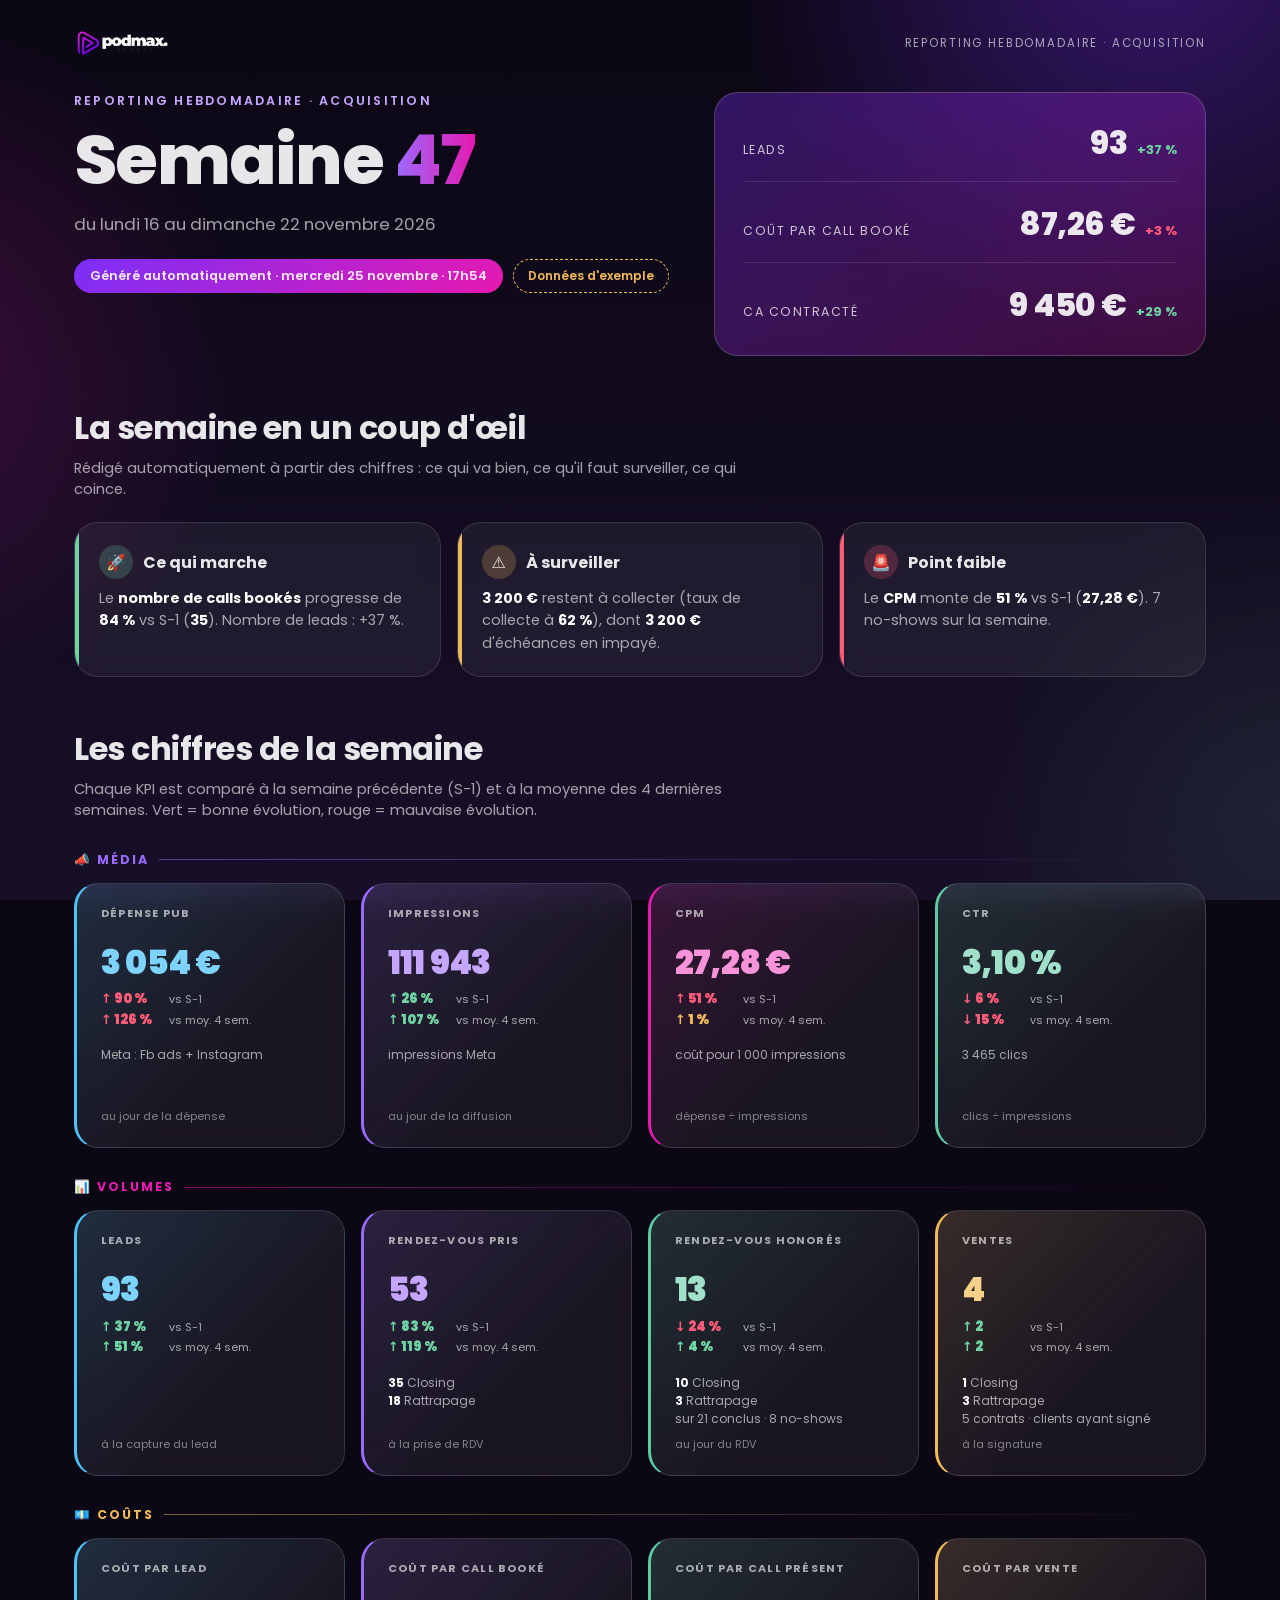
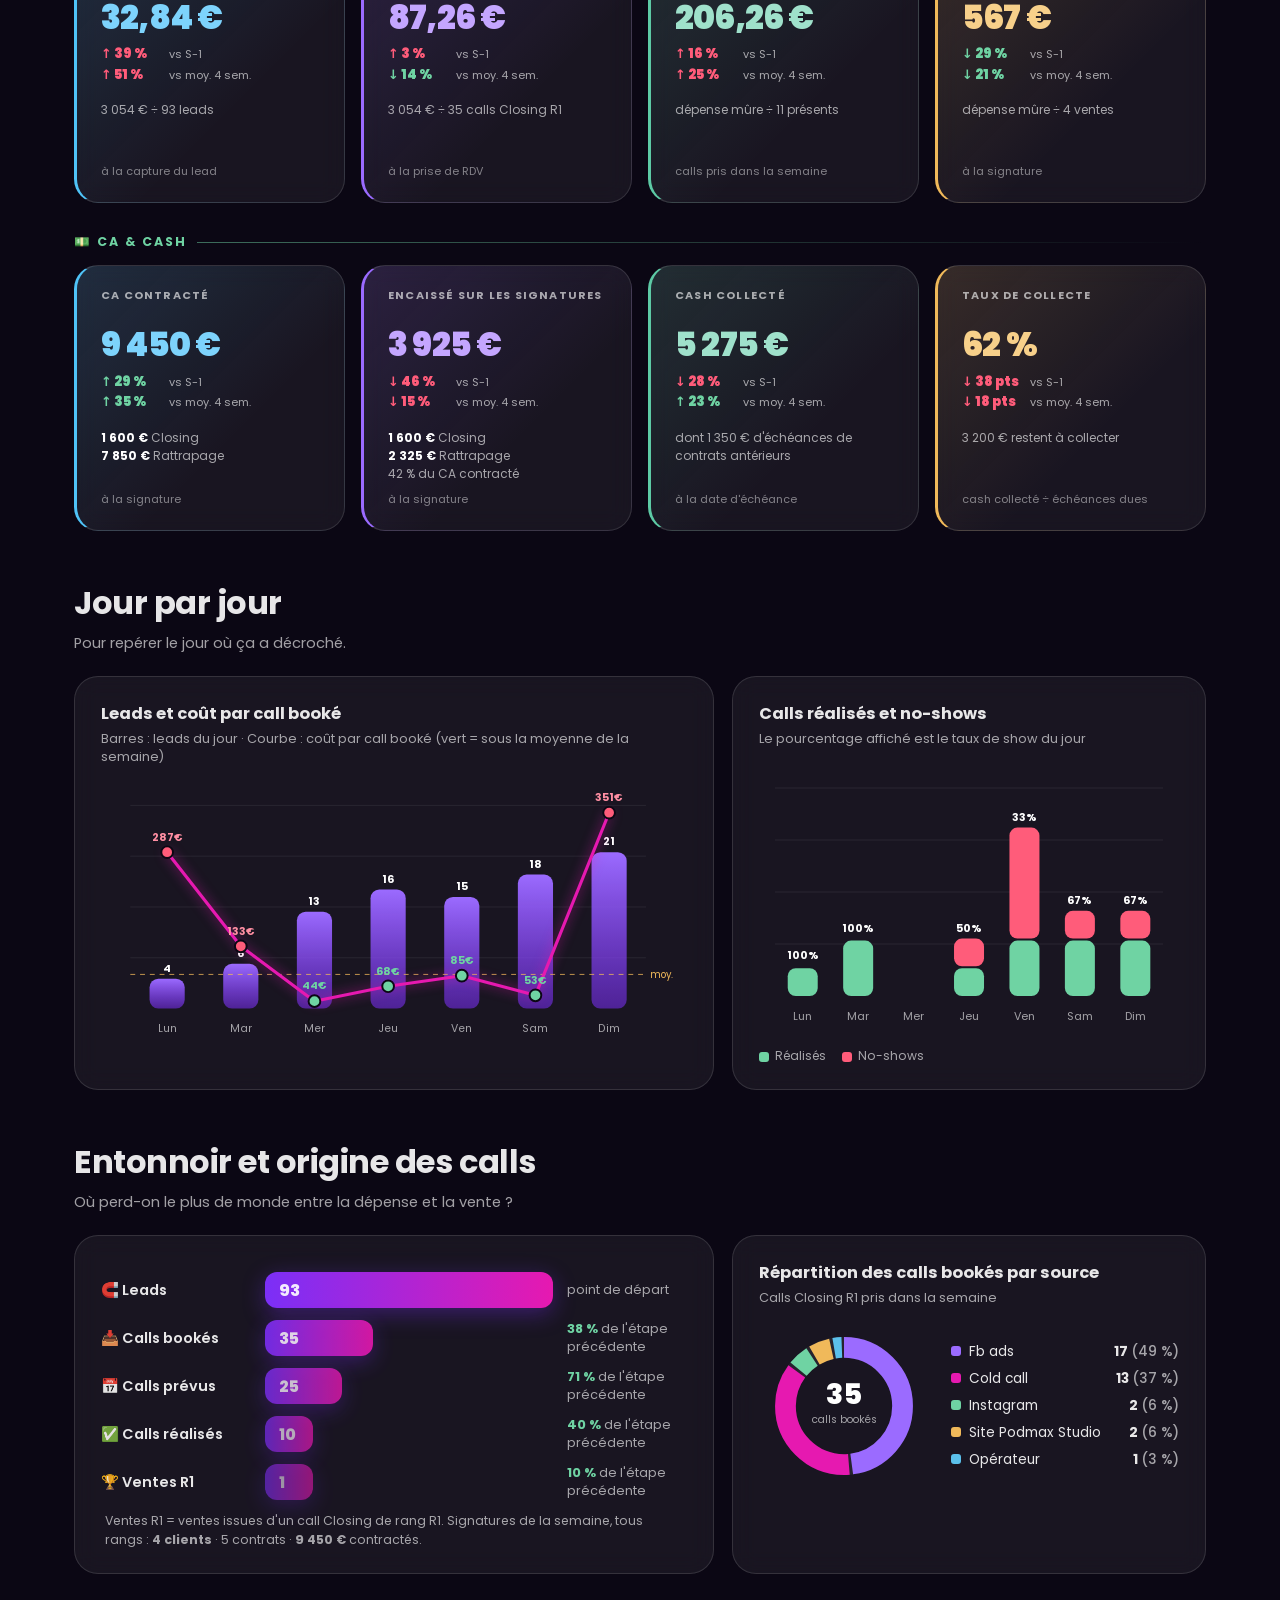
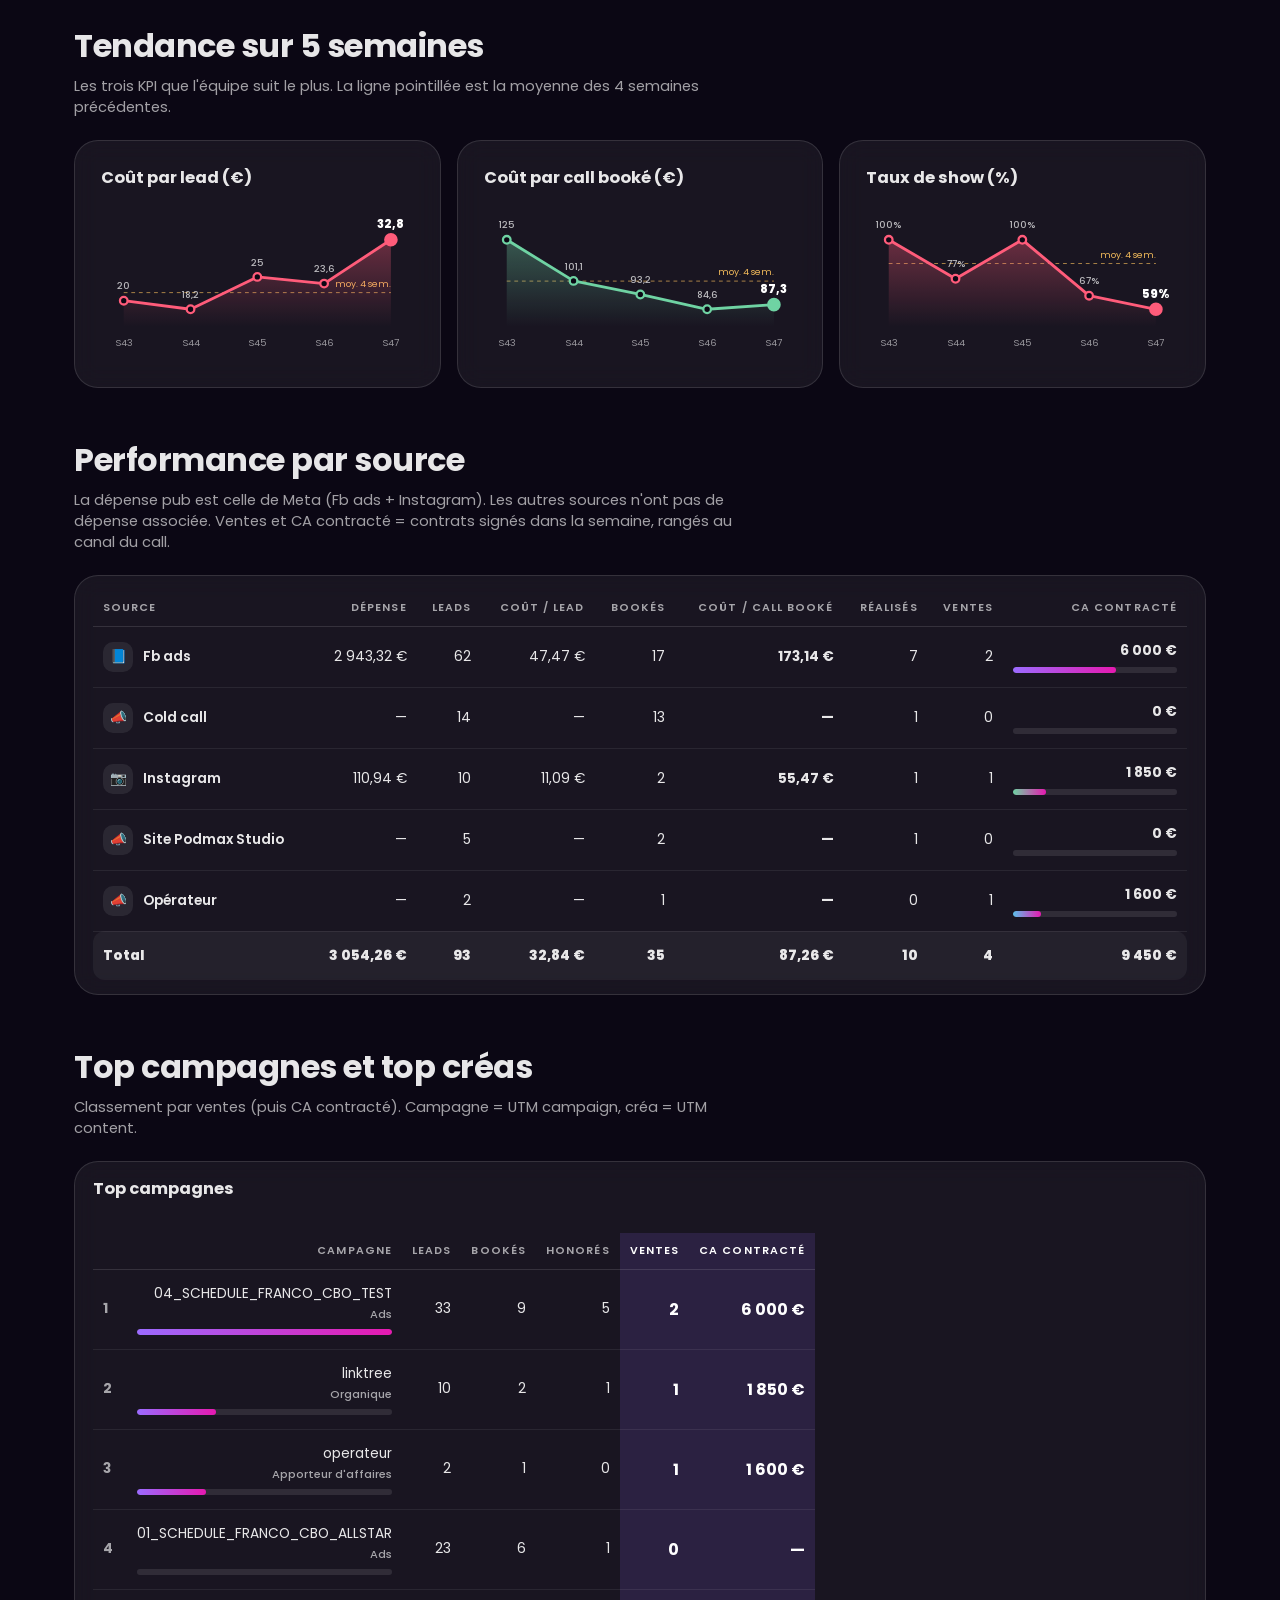
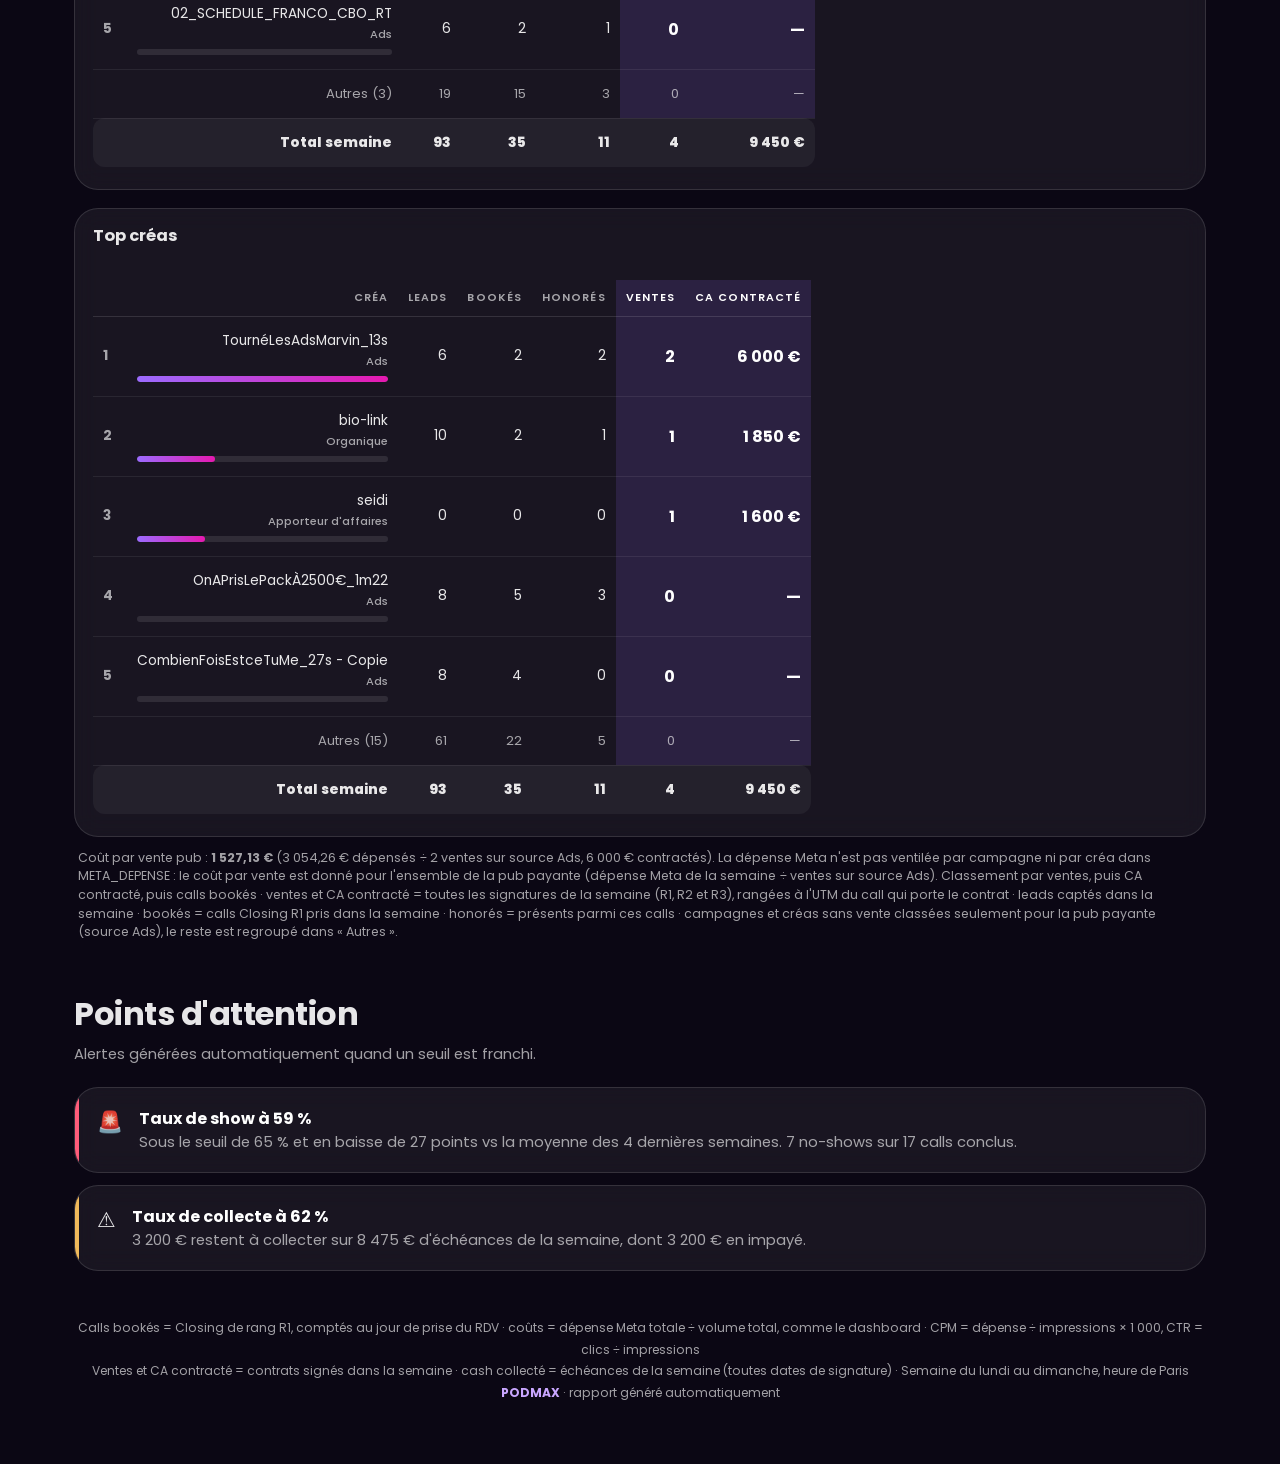
<file: bilans/acquisition.html>
<!doctype html>
<html lang="fr">
<head>
<meta charset="utf-8">
<meta name="viewport" content="width=device-width,initial-scale=1">
<title>PodMax · Reporting hebdo Acquisition</title>
<link rel="preconnect" href="https://fonts.googleapis.com">
<link rel="preconnect" href="https://fonts.gstatic.com" crossorigin>
<link href="https://fonts.googleapis.com/css2?family=Poppins:wght@400;500;600;700;800&display=swap" rel="stylesheet">
<style>
:root{
  --violet:#7B2FF7;--violet2:#9B6BFF;--magenta:#E619B0;--ciel:#C9A6FF;
  --nuit:#0B0714;--nuit2:#170F28;--verre:rgba(255,255,255,.06);--bord:rgba(255,255,255,.12);
  --txt:rgba(255,255,255,.90);--txt2:rgba(255,255,255,.62);--vert:#6FD3A3;--ambre:#F0B95A;--rouge:#FF5C7A;
  --sans:"Poppins",system-ui,-apple-system,"Segoe UI",sans-serif;
}
*{box-sizing:border-box;margin:0;padding:0}
html{-webkit-print-color-adjust:exact;print-color-adjust:exact}
body{background:var(--nuit);color:var(--txt);font-family:var(--sans);min-height:100vh;padding:0 0 60px;font-variant-numeric:tabular-nums}
body::before{content:"";position:fixed;inset:0;z-index:0;pointer-events:none;
  background:
   radial-gradient(55vw 55vw at 90% -8%,rgba(123,47,247,.40),transparent 60%),
   radial-gradient(45vw 45vw at -8% 40%,rgba(230,25,176,.20),transparent 60%),
   radial-gradient(40vw 40vw at 100% 90%,rgba(111,211,163,.10),transparent 60%),
   linear-gradient(180deg,var(--nuit),var(--nuit2));}
.wrap{position:relative;z-index:1;max-width:1180px;margin:0 auto;padding:0 24px}
.top{display:flex;justify-content:space-between;align-items:center;padding:28px 0 8px}
.top img{height:30px;display:block}
.top span{font-size:.72rem;letter-spacing:.16em;text-transform:uppercase;color:var(--txt2)}
.hero{display:grid;grid-template-columns:1.25fr 1fr;gap:26px;align-items:stretch;margin:26px 0 8px}
.kicker{font-size:.78rem;font-weight:600;letter-spacing:.18em;text-transform:uppercase;color:var(--ciel);margin-bottom:14px}
h1{font-size:clamp(2.4rem,5.4vw,4.4rem);line-height:1.03;font-weight:800;letter-spacing:-.025em}
.grad{background:linear-gradient(90deg,var(--violet2),var(--magenta));-webkit-background-clip:text;background-clip:text;color:transparent}
.range{margin-top:16px;font-size:1.05rem;color:var(--txt2)}
.pill{display:inline-block;margin-top:22px;padding:8px 16px;border-radius:999px;background:linear-gradient(135deg,var(--violet),var(--magenta));font-size:.8rem;font-weight:600}
.sample{display:inline-block;margin-left:10px;padding:7px 14px;border-radius:999px;border:1px dashed var(--ambre);color:var(--ambre);font-size:.75rem;font-weight:600}
.glass{background:var(--verre);border:1px solid var(--bord);border-radius:24px;backdrop-filter:blur(12px);-webkit-backdrop-filter:blur(12px)}
.headline{padding:26px 28px;display:flex;flex-direction:column;justify-content:center;gap:18px;background:linear-gradient(145deg,rgba(123,47,247,.35),rgba(230,25,176,.22));border:1px solid rgba(255,255,255,.18)}
.headline .row{display:flex;justify-content:space-between;align-items:baseline;border-bottom:1px solid rgba(255,255,255,.12);padding-bottom:14px}
.headline .row:last-child{border:0;padding-bottom:0}
.headline .l{font-size:.78rem;letter-spacing:.12em;text-transform:uppercase;color:rgba(255,255,255,.75)}
.headline .v{font-size:2rem;font-weight:800;letter-spacing:-.02em}
.headline .c{font-size:.8rem;font-weight:700;margin-left:10px}
h2{font-size:clamp(1.4rem,2.6vw,2rem);font-weight:700;letter-spacing:-.015em;margin:48px 0 6px}
.sub{color:var(--txt2);font-size:.92rem;margin-bottom:22px;max-width:46em}
.ins{display:grid;grid-template-columns:repeat(3,1fr);gap:16px}
.insc{padding:22px 24px;position:relative;overflow:hidden}
.insc::before{content:"";position:absolute;left:0;top:0;bottom:0;width:4px;background:var(--c)}
.insc .t{display:flex;align-items:center;gap:10px;font-weight:700;font-size:1rem;margin-bottom:8px}
.insc .t i{font-style:normal;width:34px;height:34px;border-radius:50%;display:grid;place-items:center;background:color-mix(in srgb,var(--c) 22%,transparent)}
.insc p{font-size:.9rem;color:var(--txt2);line-height:1.55}
.insc p b{color:#fff}
.gt{display:flex;align-items:center;gap:10px;margin:30px 0 14px;font-size:.78rem;font-weight:700;letter-spacing:.16em;text-transform:uppercase;color:var(--c)}
.gt::after{content:"";flex:1;height:1px;background:linear-gradient(90deg,var(--c),transparent);opacity:.5}
.grid{display:grid;grid-template-columns:repeat(auto-fit,minmax(250px,1fr));gap:16px}
.grid.g4{grid-template-columns:repeat(4,1fr)}
.grid.g4 .kv{font-size:1.85rem}
.grid.g4 .ksub{min-height:2.6em}
.mini{display:grid;grid-template-columns:repeat(4,1fr);padding:16px 6px;position:relative;overflow:hidden}
.mini .mi{padding:2px 20px;border-left:1px solid var(--bord)}
.mini .mi:first-child{border-left:0}
.mini .mt{font-size:.72rem;font-weight:600;letter-spacing:.1em;text-transform:uppercase;color:var(--txt2)}
.mini .mv{font-size:1.6rem;font-weight:800;letter-spacing:-.02em;margin:6px 0 2px}
.mini .ms{font-size:.74rem;color:var(--txt2);line-height:1.4;min-height:2.1em;margin-bottom:6px}
.kpi{padding:20px 22px;position:relative;overflow:hidden}
.kpi::before{content:"";position:absolute;top:-40px;right:-40px;width:130px;height:130px;border-radius:50%;background:var(--c);opacity:.16;filter:blur(24px)}
.kpi.star{border:1px solid var(--c);box-shadow:0 0 0 1px color-mix(in srgb,var(--c) 40%,transparent),0 12px 40px color-mix(in srgb,var(--c) 28%,transparent)}
.kt{display:flex;align-items:center;gap:8px;font-size:.74rem;font-weight:600;letter-spacing:.1em;text-transform:uppercase;color:var(--txt2)}
.kv{font-size:2.15rem;font-weight:800;letter-spacing:-.02em;margin:8px 0 4px;display:flex;align-items:center;justify-content:space-between;gap:10px}
.ksub{font-size:.72rem;color:var(--txt2);margin:-2px 0 4px;min-height:1em}
.kd{display:flex;justify-content:space-between;align-items:center;font-size:.78rem;color:var(--txt2);margin-top:6px}
.chip{font-weight:700;font-size:.75rem;border-radius:999px;padding:3px 10px}
.chip.good{background:rgba(111,211,163,.16);color:var(--vert)}
.chip.bad{background:rgba(255,92,122,.16);color:var(--rouge)}
.chip.flat{background:rgba(255,255,255,.08);color:var(--txt2)}
.spark{display:block;margin:2px 0 6px}
.two{display:grid;grid-template-columns:1.35fr 1fr;gap:18px}
.eq{display:grid;grid-template-columns:1fr 1fr;gap:18px}
.panel{padding:24px 26px}
.panel h3{font-size:1.02rem;font-weight:700;margin-bottom:4px}
.panel .hint{font-size:.8rem;color:var(--txt2);margin-bottom:14px}
.legend{display:flex;gap:16px;flex-wrap:wrap;font-size:.76rem;color:var(--txt2);margin-top:8px}
.legend i{display:inline-block;width:10px;height:10px;border-radius:3px;margin-right:6px;vertical-align:middle}
svg text{font-family:var(--sans)}
.funnel .fr{display:grid;grid-template-columns:150px 1fr 120px;gap:14px;align-items:center;margin:12px 0}
.funnel .n{font-size:.9rem;font-weight:600}
.funnel .b{height:36px;border-radius:12px;background:linear-gradient(90deg,var(--violet),var(--magenta));display:flex;align-items:center;padding-left:14px;font-weight:800;box-shadow:0 6px 22px rgba(123,47,247,.35);min-width:48px}
.funnel .cv{font-size:.8rem;color:var(--txt2)}
.funnel .cv b{color:var(--vert);font-weight:700}
.tbl{width:100%;border-collapse:collapse;font-size:.86rem}
.tbl th{font-size:.68rem;letter-spacing:.1em;text-transform:uppercase;color:var(--txt2);font-weight:600;text-align:right;padding:10px 10px;border-bottom:1px solid var(--bord)}
.tbl td{text-align:right;padding:14px 10px;border-bottom:1px solid rgba(255,255,255,.07)}
.tbl th:first-child,.tbl td:first-child{text-align:left}
.tbl .nm{font-weight:600;display:flex;align-items:center;gap:10px}
.tbl .nm i{font-style:normal;width:30px;height:30px;border-radius:10px;display:grid;place-items:center;background:rgba(255,255,255,.08)}
.tbl .cash{min-width:170px}
.note{font-size:.78rem;color:var(--txt2);margin:12px 4px 0;line-height:1.5}
.tbl.top td:first-child{max-width:260px;word-break:break-word}
.tbl .src{font-size:.7rem;color:var(--txt2);font-weight:500;margin-top:2px}
.tbl.top th.key,.tbl.top td.key{color:#fff;background:rgba(155,107,255,.14)}
.tbl.top td.key b{font-size:1rem}
.tbl.top tr.oth td{color:var(--txt2);font-size:.82rem}
.tbl.top td.rk{width:34px;color:var(--txt2);font-weight:700}
.tbl .cash .bar{height:6px;border-radius:6px;background:rgba(255,255,255,.1);margin-top:6px;overflow:hidden}
.tbl .cash .bar span{display:block;height:100%;border-radius:6px;background:linear-gradient(90deg,var(--violet2),var(--magenta))}
.tbl tr.tot td{font-weight:800;border-bottom:0;background:rgba(255,255,255,.05)}
.tbl tr.tot td:first-child{border-radius:12px 0 0 12px}.tbl tr.tot td:last-child{border-radius:0 12px 12px 0}
.al{display:flex;gap:16px;align-items:flex-start;padding:18px 22px;margin-bottom:12px;position:relative;overflow:hidden}
.al::before{content:"";position:absolute;left:0;top:0;bottom:0;width:4px;background:var(--c)}
.al i{font-style:normal;font-size:1.3rem}
.al b{color:#fff}
.al p{font-size:.92rem;color:var(--txt2);line-height:1.55}
.foot{margin-top:46px;font-size:.76rem;color:var(--txt2);line-height:1.8;text-align:center}
.foot b{color:var(--ciel)}
@media (max-width:900px){.grid.g4,.mini{grid-template-columns:repeat(2,1fr)}.grid.g4 .kv{font-size:1.5rem}.mini .mi{border-left:0;padding:8px 14px}.hero,.two,.eq,.ins{grid-template-columns:1fr}.funnel .fr{grid-template-columns:100px 1fr}.funnel .cv{grid-column:1/-1}.tbl{display:block;overflow-x:auto}}
/* Cartes KPI : même schéma que l'onglet Closing / Funnel du dashboard. Chaque ligne = une grille à 5 rangées partagées (subgrid) :
   libellé, chiffre, variations, notes, référence de date -> tous les chiffres, variations et notes sont alignés d'une carte à l'autre. */
.cartes{display:grid;grid-template-columns:repeat(4,minmax(0,1fr));grid-template-rows:repeat(5,auto);column-gap:16px}
.carte{grid-row:1 / span 5;display:grid;grid-template-rows:subgrid;row-gap:0;padding:22px 24px;border-left:3px solid var(--bd);background-image:linear-gradient(135deg,color-mix(in srgb,var(--bd) 14%,transparent),transparent 62%);position:relative}
.carte .lib{font-size:11px;font-weight:700;letter-spacing:.11em;text-transform:uppercase;color:var(--txt2);line-height:1.35;min-height:2.7em}
.carte .chf{font-size:2.05rem;font-weight:900;letter-spacing:-.025em;color:var(--tx);line-height:1.05;margin-top:10px;font-variant-numeric:tabular-nums;white-space:nowrap}
.carte .vr{margin-top:10px;display:grid;gap:3px;align-content:start;min-height:2.9em}
.carte .ev{display:flex;align-items:baseline;gap:8px;font-size:13px;line-height:1.35}
.carte .ev small{font-size:11px;color:var(--txt2);font-weight:400}
.carte .ecart{font-weight:900;font-variant-numeric:tabular-nums;min-width:4.6em}
.carte .ecart.bon{color:var(--vert)}.carte .ecart.mauvais{color:var(--rouge)}.carte .ecart.stable{color:var(--ambre)}
.carte .nt{margin-top:10px;font-size:12px;line-height:1.5;color:var(--txt2);min-height:4.5em}
.carte .nt b{color:#fff;font-weight:700}
.carte .rf{margin-top:8px;font-size:11px;color:var(--txt2);opacity:.75}
@media (max-width:900px){.cartes{grid-template-columns:repeat(2,minmax(0,1fr));grid-template-rows:repeat(10,auto);row-gap:16px}.carte:nth-child(-n+2){grid-row:1 / span 5}.carte:nth-child(n+3){grid-row:6 / span 5}.carte .chf{font-size:1.6rem}}
/* ===== IMPRESSION / PDF (Cloudflare Browser Rendering : format A4, printBackground:true) ===== */
@page{size:A4;margin:0;background:#0B0714}
@media print{
  html,body{-webkit-print-color-adjust:exact;print-color-adjust:exact;background:var(--nuit)}
  body{padding:8mm 0;min-height:0;box-decoration-break:clone;-webkit-box-decoration-break:clone}
  body::before{position:absolute;height:100%}
  .wrap{max-width:none;width:1180px;zoom:.61;padding:0 20px;margin:0 auto}
  .glass{backdrop-filter:none;-webkit-backdrop-filter:none;background:rgba(255,255,255,.07)}
  /* A4 est etroit : on garde les mises en page "bureau" (les media queries mobiles ne s'appliquent pas au PDF) */
  .hero{grid-template-columns:1.25fr 1fr}
  .two{grid-template-columns:1.35fr 1fr}
  .eq{grid-template-columns:1fr 1fr}
  .ins{grid-template-columns:repeat(3,1fr)}
  .grid{grid-template-columns:repeat(3,1fr)}
  .grid.g4,.mini{grid-template-columns:repeat(4,1fr)}
  .cartes{grid-template-columns:repeat(4,minmax(0,1fr));grid-template-rows:repeat(5,auto);row-gap:0}
  .carte:nth-child(n){grid-row:1 / span 5}
  .carte .chf{font-size:2.05rem}
  .mini .mi{border-left:1px solid var(--bord);padding:2px 20px}
  .mini .mi:first-child{border-left:0}
  .funnel .fr{grid-template-columns:150px 1fr 120px}
  .funnel .cv{grid-column:auto}
  .tbl{display:table;overflow:visible}
  /* un bloc ne se coupe jamais entre deux pages */
  .glass,.kpi,.panel,.insc,.al,.fr,.hero,.headline,.mini,.tbl tr,svg{break-inside:avoid;page-break-inside:avoid}
  h2,h3,.gt,.sub,.hint{break-after:avoid;page-break-after:avoid}
  h2{margin-top:34px}
  .foot{break-inside:avoid}
}
</style>
</head>
<body>
<div class="wrap">
  <div class="top"><img src="[data-uri]" alt="podmax"><span>Reporting hebdomadaire · Acquisition</span></div>
  <div id="app"></div>
  <div class="foot" id="foot"></div>
</div>

<script>
/*DATA_START*/
const DATA = {
 "semaine": "2026-S47",
 "debut": "2026-11-16",
 "fin": "2026-11-22",
 "genereLe": "2026-11-25T16:54:35.102Z",
 "sample": true,
 "week": {
  "num": 47,
  "label": "du lundi 16 au dimanche 22 novembre 2026",
  "generated": "mercredi 25 novembre · 17h54"
 },
 "days": [
  "Lun",
  "Mar",
  "Mer",
  "Jeu",
  "Ven",
  "Sam",
  "Dim"
 ],
 "daily": {
  "spend": [
   286.8,
   266.38,
   348.63,
   407.32,
   511.06,
   531.52,
   702.55
  ],
  "impr": [
   18680,
   13584,
   14744,
   12442,
   15385,
   16773,
   20335
  ],
  "cpm": [
   15.35,
   19.61,
   23.65,
   32.74,
   33.22,
   31.69,
   34.55
  ],
  "ctr": [
   2.88,
   3.51,
   3.96,
   3.8,
   2.93,
   2.62,
   2.47
  ],
  "leads": [
   4,
   6,
   13,
   16,
   15,
   18,
   21
  ],
  "booked": [
   1,
   2,
   8,
   6,
   6,
   10,
   2
  ],
  "cpc": [
   286.8,
   133.19,
   43.58,
   67.89,
   85.18,
   53.15,
   351.28
  ],
  "cpl": [
   71.7,
   44.4,
   26.82,
   25.46,
   34.07,
   29.53,
   33.45
  ],
  "done": [
   1,
   2,
   0,
   1,
   2,
   2,
   2
  ],
  "noshow": [
   0,
   0,
   0,
   1,
   4,
   1,
   1
  ],
  "planned": [
   1,
   4,
   0,
   5,
   6,
   5,
   4
  ],
  "sales": [
   2,
   0,
   1,
   0,
   1,
   0,
   0
  ],
  "signed": [
   3450,
   0,
   2800,
   0,
   3200,
   0,
   0
  ],
  "coll": [
   3875,
   0,
   1400,
   0,
   0,
   0,
   0
  ]
 },
 "headline": [
  {
   "l": "Leads",
   "v": "93",
   "c": "+37 %",
   "good": true
  },
  {
   "l": "Coût par call booké",
   "v": "87,26 €",
   "c": "+3 %",
   "good": false
  },
  {
   "l": "CA contracté",
   "v": "9 450 €",
   "c": "+29 %",
   "good": true
  }
 ],
 "insights": [
  {
   "type": "good",
   "title": "Ce qui marche",
   "text": "Le <b>nombre de calls bookés</b> progresse de <b>84 %</b> vs S-1 (<b>35</b>). Nombre de leads : +37 %."
  },
  {
   "type": "warn",
   "title": "À surveiller",
   "text": "<b>3 200 €</b> restent à collecter (taux de collecte à <b>62 %</b>), dont <b>3 200 €</b> d'échéances en impayé."
  },
  {
   "type": "bad",
   "title": "Point faible",
   "text": "Le <b>CPM</b> monte de <b>51 %</b> vs S-1 (<b>27,28 €</b>). 7 no-shows sur la semaine."
  }
 ],
 "groups": [
  {
   "title": "Média",
   "icon": "📣",
   "color": "#9B6BFF",
   "items": [
    {
     "l": "Dépense pub",
     "v": "3 054 €",
     "d1": 90,
     "d4": 126,
     "better": "down",
     "t": "%",
     "c": "bleu",
     "sub": [
      "Meta : Fb ads + Instagram"
     ],
     "ref": "au jour de la dépense"
    },
    {
     "l": "Impressions",
     "v": "111 943",
     "d1": 26,
     "d4": 107,
     "better": "up",
     "t": "%",
     "c": "violet",
     "sub": [
      "impressions Meta"
     ],
     "ref": "au jour de la diffusion"
    },
    {
     "l": "CPM",
     "v": "27,28 €",
     "d1": 51,
     "d4": 1,
     "better": "down",
     "t": "%",
     "c": "magenta",
     "sub": [
      "coût pour 1 000 impressions"
     ],
     "ref": "dépense ÷ impressions"
    },
    {
     "l": "CTR",
     "v": "3,10 %",
     "d1": -6,
     "d4": -15,
     "better": "up",
     "t": "%",
     "c": "vert",
     "sub": [
      "3 465 clics"
     ],
     "ref": "clics ÷ impressions"
    }
   ]
  },
  {
   "title": "Volumes",
   "icon": "📊",
   "color": "#E619B0",
   "items": [
    {
     "l": "Leads",
     "v": "93",
     "d1": 37,
     "d4": 51,
     "better": "up",
     "t": "%",
     "c": "bleu",
     "ref": "à la capture du lead"
    },
    {
     "l": "Rendez-vous pris",
     "v": "53",
     "d1": 83,
     "d4": 119,
     "better": "up",
     "t": "%",
     "c": "violet",
     "rep": [
      "<b>35</b> Closing",
      "<b>18</b> Rattrapage"
     ],
     "ref": "à la prise de RDV"
    },
    {
     "l": "Rendez-vous honorés",
     "v": "13",
     "d1": -24,
     "d4": 4,
     "better": "up",
     "t": "%",
     "c": "vert",
     "rep": [
      "<b>10</b> Closing",
      "<b>3</b> Rattrapage"
     ],
     "sub": [
      "sur 21 conclus · 8 no-shows"
     ],
     "ref": "au jour du RDV"
    },
    {
     "l": "Ventes",
     "v": "4",
     "d1": 2,
     "d4": 2,
     "better": "up",
     "t": "abs",
     "c": "jaune",
     "rep": [
      "<b>1</b> Closing",
      "<b>3</b> Rattrapage"
     ],
     "sub": [
      "5 contrats · clients ayant signé"
     ],
     "ref": "à la signature"
    }
   ]
  },
  {
   "title": "Coûts",
   "icon": "💶",
   "color": "#F0B95A",
   "items": [
    {
     "l": "Coût par lead",
     "v": "32,84 €",
     "d1": 39,
     "d4": 51,
     "better": "down",
     "t": "%",
     "c": "bleu",
     "sub": [
      "3 054 € ÷ 93 leads"
     ],
     "ref": "à la capture du lead"
    },
    {
     "l": "Coût par call booké",
     "v": "87,26 €",
     "d1": 3,
     "d4": -14,
     "better": "down",
     "t": "%",
     "c": "violet",
     "sub": [
      "3 054 € ÷ 35 calls Closing R1"
     ],
     "ref": "à la prise de RDV"
    },
    {
     "l": "Coût par call présent",
     "v": "206,26 €",
     "d1": 16,
     "d4": 25,
     "better": "down",
     "t": "%",
     "c": "vert",
     "sub": [
      "dépense mûre ÷ 11 présents"
     ],
     "ref": "calls pris dans la semaine"
    },
    {
     "l": "Coût par vente",
     "v": "567 €",
     "d1": -29,
     "d4": -21,
     "better": "down",
     "t": "%",
     "c": "jaune",
     "sub": [
      "dépense mûre ÷ 4 ventes"
     ],
     "ref": "à la signature"
    }
   ]
  },
  {
   "title": "CA & cash",
   "icon": "💵",
   "color": "#6FD3A3",
   "items": [
    {
     "l": "CA contracté",
     "v": "9 450 €",
     "d1": 29,
     "d4": 35,
     "better": "up",
     "t": "%",
     "c": "bleu",
     "rep": [
      "<b>1 600 €</b> Closing",
      "<b>7 850 €</b> Rattrapage"
     ],
     "ref": "à la signature"
    },
    {
     "l": "Encaissé sur les signatures",
     "v": "3 925 €",
     "d1": -46,
     "d4": -15,
     "better": "up",
     "t": "%",
     "c": "violet",
     "rep": [
      "<b>1 600 €</b> Closing",
      "<b>2 325 €</b> Rattrapage"
     ],
     "sub": [
      "42 % du CA contracté"
     ],
     "ref": "à la signature"
    },
    {
     "l": "Cash collecté",
     "v": "5 275 €",
     "d1": -28,
     "d4": 23,
     "better": "up",
     "t": "%",
     "c": "vert",
     "sub": [
      "dont 1 350 € d'échéances de contrats antérieurs"
     ],
     "ref": "à la date d'échéance"
    },
    {
     "l": "Taux de collecte",
     "v": "62 %",
     "d1": -38,
     "d4": -18,
     "better": "up",
     "t": "pts",
     "c": "jaune",
     "sub": [
      "3 200 € restent à collecter"
     ],
     "ref": "cash collecté ÷ échéances dues"
    }
   ]
  }
 ],
 "funnel": [
  [
   "🧲",
   "Leads",
   93
  ],
  [
   "📥",
   "Calls bookés",
   35
  ],
  [
   "📅",
   "Calls prévus",
   25
  ],
  [
   "✅",
   "Calls réalisés",
   10
  ],
  [
   "🏆",
   "Ventes R1",
   1
  ]
 ],
 "funnelNote": "Ventes R1 = ventes issues d'un call Closing de rang R1. Signatures de la semaine, tous rangs : <b>4 clients</b> · 5 contrats · <b>9 450 €</b> contractés.",
 "sources": [
  {
   "i": "📘",
   "n": "Fb ads",
   "spend": 2943.32,
   "leads": 62,
   "booked": 17,
   "done": 7,
   "sales": 2,
   "signed": 6000,
   "col": "#9B6BFF"
  },
  {
   "i": "📣",
   "n": "Cold call",
   "spend": 0,
   "leads": 14,
   "booked": 13,
   "done": 1,
   "sales": 0,
   "signed": 0,
   "col": "#E619B0"
  },
  {
   "i": "📷",
   "n": "Instagram",
   "spend": 110.94,
   "leads": 10,
   "booked": 2,
   "done": 1,
   "sales": 1,
   "signed": 1850,
   "col": "#6FD3A3"
  },
  {
   "i": "📣",
   "n": "Site Podmax Studio",
   "spend": 0,
   "leads": 5,
   "booked": 2,
   "done": 1,
   "sales": 0,
   "signed": 0,
   "col": "#F0B95A"
  },
  {
   "i": "📣",
   "n": "Opérateur",
   "spend": 0,
   "leads": 2,
   "booked": 1,
   "done": 0,
   "sales": 1,
   "signed": 1600,
   "col": "#5BC0EB"
  }
 ],
 "top": {
  "sources": [
   "Ads"
  ],
  "base": "Classement par ventes, puis CA contracté, puis calls bookés · ventes et CA contracté = toutes les signatures de la semaine (R1, R2 et R3), rangées à l'UTM du call qui porte le contrat · leads captés dans la semaine · bookés = calls Closing R1 pris dans la semaine · honorés = présents parmi ces calls · campagnes et créas sans vente classées seulement pour la pub payante (source Ads), le reste est regroupé dans « Autres »",
  "cout": {
   "depense": 3054.26,
   "ventesPub": 2,
   "signedPub": 6000,
   "coutParVentePub": 1527.13,
   "note": "La dépense Meta n'est pas ventilée par campagne ni par créa dans META_DEPENSE : le coût par vente est donné pour l'ensemble de la pub payante (dépense Meta de la semaine ÷ ventes sur source Ads)."
  },
  "campagnes": {
   "total": {
    "leads": 93,
    "booked": 35,
    "done": 11,
    "sales": 4,
    "signed": 9450
   },
   "lignes": [
    {
     "n": "04_SCHEDULE_FRANCO_CBO_TEST",
     "src": "Ads",
     "leads": 33,
     "booked": 9,
     "done": 5,
     "sales": 2,
     "signed": 6000
    },
    {
     "n": "linktree",
     "src": "Organique",
     "leads": 10,
     "booked": 2,
     "done": 1,
     "sales": 1,
     "signed": 1850
    },
    {
     "n": "operateur",
     "src": "Apporteur d'affaires",
     "leads": 2,
     "booked": 1,
     "done": 0,
     "sales": 1,
     "signed": 1600
    },
    {
     "n": "01_SCHEDULE_FRANCO_CBO_ALLSTAR",
     "src": "Ads",
     "leads": 23,
     "booked": 6,
     "done": 1,
     "sales": 0,
     "signed": 0
    },
    {
     "n": "02_SCHEDULE_FRANCO_CBO_RT",
     "src": "Ads",
     "leads": 6,
     "booked": 2,
     "done": 1,
     "sales": 0,
     "signed": 0
    }
   ],
   "autres": {
    "n": "Autres (3)",
    "leads": 19,
    "booked": 15,
    "done": 3,
    "sales": 0,
    "signed": 0
   }
  },
  "creas": {
   "total": {
    "leads": 93,
    "booked": 35,
    "done": 11,
    "sales": 4,
    "signed": 9450
   },
   "lignes": [
    {
     "n": "TournéLesAdsMarvin_13s",
     "src": "Ads",
     "leads": 6,
     "booked": 2,
     "done": 2,
     "sales": 2,
     "signed": 6000
    },
    {
     "n": "bio-link",
     "src": "Organique",
     "leads": 10,
     "booked": 2,
     "done": 1,
     "sales": 1,
     "signed": 1850
    },
    {
     "n": "seidi",
     "src": "Apporteur d'affaires",
     "leads": 0,
     "booked": 0,
     "done": 0,
     "sales": 1,
     "signed": 1600
    },
    {
     "n": "OnAPrisLePackÀ2500€_1m22",
     "src": "Ads",
     "leads": 8,
     "booked": 5,
     "done": 3,
     "sales": 0,
     "signed": 0
    },
    {
     "n": "CombienFoisEstceTuMe_27s - Copie",
     "src": "Ads",
     "leads": 8,
     "booked": 4,
     "done": 0,
     "sales": 0,
     "signed": 0
    }
   ],
   "autres": {
    "n": "Autres (15)",
    "leads": 61,
    "booked": 22,
    "done": 5,
    "sales": 0,
    "signed": 0
   }
  }
 },
 "trend": [
  {
   "t": "Coût par lead (€)",
   "pts": [
    20,
    18.2,
    25,
    23.6,
    32.8
   ],
   "better": "down",
   "fmt": "eur"
  },
  {
   "t": "Coût par call booké (€)",
   "pts": [
    125,
    101.1,
    93.2,
    84.6,
    87.3
   ],
   "better": "down",
   "fmt": "eur"
  },
  {
   "t": "Taux de show (%)",
   "pts": [
    100,
    77,
    100,
    67,
    59
   ],
   "better": "up",
   "fmt": "pct"
  }
 ],
 "weeks": [
  "S43",
  "S44",
  "S45",
  "S46",
  "S47"
 ],
 "alerts": [
  {
   "c": "#FF5C7A",
   "i": "🚨",
   "t": "Taux de show à 59 %",
   "x": "Sous le seuil de 65 % et en baisse de 27 points vs la moyenne des 4 dernières semaines. 7 no-shows sur 17 calls conclus."
  },
  {
   "c": "#F0B95A",
   "i": "⚠️",
   "t": "Taux de collecte à 62 %",
   "x": "3 200 € restent à collecter sur 8 475 € d'échéances de la semaine, dont 3 200 € en impayé."
  }
 ],
 "slack": {
  "titre": "📣 Bilan hebdo Acquisition · S47 (16 → 22 novembre 2026)",
  "lignes": [
   "Dépense pub : *3 054 €* (▲ 90 % ⚠️ vs S-1)",
   "Leads : *93* (▲ 37 % ✅) · coût par lead *32,84 €*",
   "Calls bookés : *35* (▲ 84 % ✅) · coût par call booké *87,26 €* (▲ 3 % ⚠️)",
   "Calls réalisés : *10* sur 25 prévus · taux de show *59 %* (▼ 8 pts ⚠️)",
   "Média : CPM *27,28 €* (▲ 51 % ⚠️) · CTR *3,10 %* (▼ 6 % ⚠️)",
   "Ventes : *4 clients* (5 contrats, dont *4* nouveaux clients) · CA contracté *9 450 €* (▲ 29 % ✅) · encaissé sur ces signatures *3 925 €*",
   "Cash collecté : *5 275 €* (dont 1 350 € d'échéances de contrats antérieurs) · taux de collecte *62 %* · reste à collecter *3 200 €*",
   "Top campagne : *04_SCHEDULE_FRANCO_CBO_TEST* (2 ventes, 6 000 €) · top créa : *TournéLesAdsMarvin_13s* (2 ventes, 6 000 €)",
   "🚨 *Taux de show à 59 %* — Sous le seuil de 65 % et en baisse de 27 points vs la moyenne des 4 dernières semaines. 7 no-shows sur 17 calls conclus.",
   "⚠️ *Taux de collecte à 62 %* — 3 200 € restent à collecter sur 8 475 € d'échéances de la semaine, dont 3 200 € en impayé."
  ],
  "texte": "📣 Bilan hebdo Acquisition · S47 (16 → 22 novembre 2026)\nDépense pub : *3 054 €* (▲ 90 % ⚠️ vs S-1)\nLeads : *93* (▲ 37 % ✅) · coût par lead *32,84 €*\nCalls bookés : *35* (▲ 84 % ✅) · coût par call booké *87,26 €* (▲ 3 % ⚠️)\nCalls réalisés : *10* sur 25 prévus · taux de show *59 %* (▼ 8 pts ⚠️)\nMédia : CPM *27,28 €* (▲ 51 % ⚠️) · CTR *3,10 %* (▼ 6 % ⚠️)\nVentes : *4 clients* (5 contrats, dont *4* nouveaux clients) · CA contracté *9 450 €* (▲ 29 % ✅) · encaissé sur ces signatures *3 925 €*\nCash collecté : *5 275 €* (dont 1 350 € d'échéances de contrats antérieurs) · taux de collecte *62 %* · reste à collecter *3 200 €*\nTop campagne : *04_SCHEDULE_FRANCO_CBO_TEST* (2 ventes, 6 000 €) · top créa : *TournéLesAdsMarvin_13s* (2 ventes, 6 000 €)\n🚨 *Taux de show à 59 %* — Sous le seuil de 65 % et en baisse de 27 points vs la moyenne des 4 dernières semaines. 7 no-shows sur 17 calls conclus.\n⚠️ *Taux de collecte à 62 %* — 3 200 € restent à collecter sur 8 475 € d'échéances de la semaine, dont 3 200 € en impayé."
 },
 "meta": {
  "perimetre": "Calls : Closing R1 (vue par défaut du dashboard), RDV au jour de prise, calls tenus au jour du RDV · Ventes et CA : contrats signés dans la semaine (jour de signature, comme la page Sales Team)",
  "ventes": "Ventes = clients ayant signé dans la semaine ; nouveaux clients = au moins un contrat de type NOUVEAU ; CA contracté = montant total des contrats ; encaissé = CA net des contrats signés dans la semaine",
  "collecte": "Échéances PAIEMENTS datées dans la semaine, hors Annulé / Remboursé",
  "coutsManquants": "Un jour sans lead ou sans call booké reprend la moyenne de la semaine dans les courbes quotidiennes (totaux inchangés)"
 }
};
/*DATA_END*/

/* ===== RENDU ===== */
const $ = (id)=>document.getElementById(id);
const fm=(v,d)=>{const s=Math.abs(v).toFixed(d);const p=s.split('.');let i=p[0],g='';while(i.length>3){g=' '+i.slice(-3)+g;i=i.slice(0,-3)}return (v<0?'-':'')+i+g+(p[1]?','+p[1]:'')};
const eur=(v)=>v==null||isNaN(v)?'—':fm(v,Math.abs(v-Math.round(v))<0.005?0:2)+' €';
const dv=(a,b)=>b>0?a/b:null;
const mix=(c,p)=>`color-mix(in srgb,${c} ${p}%,transparent)`;

function chip(d,better,t){
  const a=Math.abs(d), thr=t==='%'?2:1;
  let cls='flat'; if(a>=thr){cls=((d>0)===(better==='up'))?'good':'bad'}
  const arrow=d>0?'▲':d<0?'▼':'■', sign=d>0?'+':d<0?'−':'';
  const txt=sign+a+(t==='%'?' %':t==='pts'?' pts':'');
  return `<span class="chip ${cls}">${arrow} ${txt}</span>`;
}
function spark(arr,color){
  const w=190,h=40,mn=Math.min(...arr),mx=Math.max(...arr),rg=(mx-mn)||1;
  const pts=arr.map((v,i)=>[6+i*(w-12)/(arr.length-1), h-6-((v-mn)/rg)*(h-14)]);
  const line=pts.map(p=>p.join(',')).join(' ');
  const area=`6,${h} `+line+` ${w-6},${h}`;
  const id='g'+Math.random().toString(36).slice(2,8);
  const last=pts[pts.length-1];
  return `<svg class="spark" viewBox="0 0 ${w} ${h}" width="100%" height="40" preserveAspectRatio="none">
   <defs><linearGradient id="${id}" x1="0" y1="0" x2="0" y2="1"><stop offset="0" stop-color="${color}" stop-opacity=".45"/><stop offset="1" stop-color="${color}" stop-opacity="0"/></linearGradient></defs>
   <polygon points="${area}" fill="url(#${id})"/><polyline points="${line}" fill="none" stroke="${color}" stroke-width="2.4" stroke-linejoin="round" stroke-linecap="round"/>
   <circle cx="${last[0]}" cy="${last[1]}" r="3.6" fill="${color}" stroke="#0B0714" stroke-width="1.5"/></svg>`;
}
function ring(p,color){
  const r=27,c=2*Math.PI*r,d=c*p/100;
  return `<svg width="70" height="70" viewBox="0 0 70 70"><circle cx="35" cy="35" r="${r}" fill="none" stroke="rgba(255,255,255,.1)" stroke-width="8"/>
   <circle cx="35" cy="35" r="${r}" fill="none" stroke="${color}" stroke-width="8" stroke-linecap="round" stroke-dasharray="${d} ${c}" transform="rotate(-90 35 35)" style="filter:drop-shadow(0 0 6px ${color})"/></svg>`;
}
const PAL={bleu:['#4FC3F7','#7DD3FC'],violet:['#9B6BFF','#C4A6FF'],magenta:['#E619B0','#F893DA'],vert:['#5DCAA5','#9FE1CB'],jaune:['#F0B95A','#F7D08A']};
function dlt(d,better,t){
  const a=Math.abs(d), thr=t==='%'?2:1;
  let cls='stable'; if(a>=thr){cls=((d>0)===(better==='up'))?'bon':'mauvais'}
  const arrow=d>0?'↑':d<0?'↓':'→';
  const txt=a===0?'→ stable':arrow+' '+a+(t==='%'?' %':t==='pts'?' pts':'');
  return `<span class="ecart ${cls}">${txt}</span>`;
}
// Carte au schéma de l'onglet Closing du dashboard : libellé, chiffre, variations, notes (répartition Closing / Rattrapage), référence de date.
function carte(k){
  const [bd,tx]=PAL[k.c]||PAL.violet;
  const notes=[].concat(k.rep||[],k.sub||[]).map(x=>`<div>${x}</div>`).join('');
  return `<div class="glass carte" style="--bd:${bd};--tx:${tx}">
   <div class="lib">${k.l}</div>
   <div class="chf">${k.v}</div>
   <div class="vr"><div class="ev">${dlt(k.d1,k.better,k.t)}<small>vs S-1</small></div><div class="ev">${dlt(k.d4,k.better,k.t)}<small>vs moy. 4 sem.</small></div></div>
   <div class="nt">${notes}</div>
   <div class="rf">${k.ref||''}</div></div>`;
}
function combo(){
  const D=DATA.daily,W=600,H=270,l=30,r=42,t=26,b=36,n=7,step=(W-l-r)/n,bw=36;
  const maxL=Math.max(1,...D.leads)*1.3,mnC=Math.min(...D.cpc)-12,mxC=Math.max(...D.cpc)+12;
  const x=i=>l+step*i+step/2,yl=v=>H-b-(v/maxL)*(H-b-t),yc=v=>H-b-((v-mnC)/(mxC-mnC))*(H-b-t);
  const _nb=D.booked.reduce((a,c)=>a+c,0),avg=_nb>0?D.cpc.reduce((a,c,i)=>a+c*D.booked[i],0)/_nb:(D.cpc.reduce((a,c)=>a+c,0)/D.cpc.length||0);
  let s=`<svg viewBox="0 0 ${W} ${H}" width="100%"><defs><linearGradient id="gv" x1="0" y1="0" x2="0" y2="1"><stop offset="0" stop-color="#9B6BFF"/><stop offset="1" stop-color="#7B2FF7" stop-opacity=".55"/></linearGradient></defs>`;
  [0.25,0.5,0.75,1].forEach(f=>{const y=H-b-f*(H-b-t);s+=`<line x1="${l}" y1="${y}" x2="${W-r}" y2="${y}" stroke="rgba(255,255,255,.07)"/>`});
  D.leads.forEach((v,i)=>{s+=`<rect x="${x(i)-bw/2}" y="${yl(v)}" width="${bw}" height="${H-b-yl(v)}" rx="9" fill="url(#gv)"/><text x="${x(i)}" y="${yl(v)-7}" font-size="11" font-weight="700" fill="#fff" text-anchor="middle">${v}</text>`});
  s+=`<line x1="${l}" y1="${yc(avg)}" x2="${W-r}" y2="${yc(avg)}" stroke="#F0B95A" stroke-dasharray="5 5" opacity=".8"/><text x="${W-r+4}" y="${yc(avg)+4}" font-size="10" fill="#F0B95A">moy.</text>`;
  const pts=D.cpc.map((v,i)=>x(i)+','+yc(v)).join(' ');
  s+=`<polyline points="${pts}" fill="none" stroke="#E619B0" stroke-width="3.2" stroke-linejoin="round" stroke-linecap="round" style="filter:drop-shadow(0 0 6px rgba(230,25,176,.7))"/>`;
  D.cpc.forEach((v,i)=>{const good=v<=avg;s+=`<circle cx="${x(i)}" cy="${yc(v)}" r="6" fill="${good?'#6FD3A3':'#FF5C7A'}" stroke="#0B0714" stroke-width="2"/><text x="${x(i)}" y="${yc(v)-12}" font-size="11" font-weight="700" fill="${good?'#6FD3A3':'#FF8FA3'}" text-anchor="middle">${Math.round(v)}€</text>`});
  DATA.days.forEach((d,i)=>{s+=`<text x="${x(i)}" y="${H-12}" font-size="11" fill="rgba(255,255,255,.6)" text-anchor="middle">${d}</text>`});
  return s+'</svg>';
}
function calls(){
  const D=DATA.daily,W=420,H=270,l=16,r=16,t=26,b=36,n=7,step=(W-l-r)/n,bw=30;
  const mx=(Math.max(1,...D.planned,...D.done.map((d,i)=>d+D.noshow[i])))*1.25,y=v=>(v/mx)*(H-b-t);
  let s=`<svg viewBox="0 0 ${W} ${H}" width="100%">`;
  [0.25,0.5,0.75,1].forEach(f=>{const yy=H-b-f*(H-b-t);s+=`<line x1="${l}" y1="${yy}" x2="${W-r}" y2="${yy}" stroke="rgba(255,255,255,.07)"/>`});
  DATA.days.forEach((d,i)=>{
    const cx=l+step*i+step/2,hd=y(D.done[i]),hn=y(D.noshow[i]),base=H-b;
    s+=`<rect x="${cx-bw/2}" y="${base-hd}" width="${bw}" height="${hd}" rx="8" fill="#6FD3A3"/>`;
    s+=`<rect x="${cx-bw/2}" y="${base-hd-hn-2}" width="${bw}" height="${hn}" rx="8" fill="#FF5C7A"/>`;
    const _c=D.done[i]+D.noshow[i];if(_c>0)s+=`<text x="${cx}" y="${base-hd-hn-9}" font-size="11" font-weight="700" fill="#fff" text-anchor="middle">${Math.round(D.done[i]/_c*100)}%</text>`;
    s+=`<text x="${cx}" y="${H-12}" font-size="11" fill="rgba(255,255,255,.6)" text-anchor="middle">${d}</text>`;
  });
  return s+'</svg>';
}
function funnel(){
  const F=DATA.funnel,mx=Math.max(1,F[0][2]);
  return F.map((f,i)=>{
    const w=Math.max(8,f[2]/mx*100), prev=i? F[i-1][2]:null;
    const cv=i?`<b>${(prev>0?Math.round(f[2]/prev*100):0)} %</b> de l'étape précédente`:'point de départ';
    return `<div class="fr"><div class="n">${f[0]} ${f[1]}</div><div><div class="b" style="width:${w}%;opacity:${1-i*0.1}">${f[2]}</div></div><div class="cv">${cv}</div></div>`;
  }).join('');
}
function donut(){
  const S=DATA.sources.filter(s=>s.booked>0),tot=S.reduce((a,s)=>a+s.booked,0),R=62,C=2*Math.PI*R;let off=0,seg='',leg='';
  if(!tot) return '<div class="hint">Aucun call booké sur la semaine.</div>';
  S.forEach(s=>{const d=s.booked/tot*C;seg+=`<circle cx="90" cy="90" r="${R}" fill="none" stroke="${s.col}" stroke-width="22" stroke-dasharray="${Math.max(0,d-3)} ${C-d+3}" stroke-dashoffset="${-off}" transform="rotate(-90 90 90)"/>`;off+=d;
    leg+=`<div style="display:flex;justify-content:space-between;gap:14px;margin:7px 0;font-size:.85rem"><span><i style="display:inline-block;width:10px;height:10px;border-radius:3px;background:${s.col};margin-right:8px"></i>${s.n}</span><b>${s.booked} <span style="color:var(--txt2);font-weight:500">(${Math.round(s.booked/tot*100)} %)</span></b></div>`});
  return `<div style="display:flex;align-items:center;gap:22px;flex-wrap:wrap"><svg viewBox="0 0 180 180" width="170"><circle cx="90" cy="90" r="${R}" fill="none" stroke="rgba(255,255,255,.06)" stroke-width="22"/>${seg}
   <text x="90" y="88" font-size="30" font-weight="800" fill="#fff" text-anchor="middle">${tot}</text><text x="90" y="108" font-size="11" fill="rgba(255,255,255,.6)" text-anchor="middle">calls bookés</text></svg><div style="flex:1;min-width:170px">${leg}</div></div>`;
}
function trend(T){
  const W=330,H=170,l=24,r=24,t=30,b=30,p=T.pts,n=p.length,mn=Math.min(...p)-(Math.max(...p)-Math.min(...p))*.25,mx=Math.max(...p)+(Math.max(...p)-Math.min(...p))*.25+(Math.max(...p)===Math.min(...p)?1:0);
  const x=i=>l+i*(W-l-r)/(n-1),y=v=>H-b-((v-mn)/(mx-mn))*(H-b-t);
  const avg=p.slice(0,n-1).reduce((a,c)=>a+c,0)/(n-1);
  const lastGood=T.better==='down'?p[n-1]<=avg:p[n-1]>=avg, col=lastGood?'#6FD3A3':'#FF5C7A';
  const f=v=>T.fmt==='pct'?Math.round(v)+'%':fm(v,1).replace(',0','');
  const id='t'+Math.random().toString(36).slice(2,7);
  let s=`<svg viewBox="0 0 ${W} ${H}" width="100%"><defs><linearGradient id="${id}" x1="0" y1="0" x2="0" y2="1"><stop offset="0" stop-color="${col}" stop-opacity=".35"/><stop offset="1" stop-color="${col}" stop-opacity="0"/></linearGradient></defs>`;
  s+=`<line x1="${l}" y1="${y(avg)}" x2="${W-r}" y2="${y(avg)}" stroke="#F0B95A" stroke-dasharray="4 4" opacity=".7"/><text x="${W-r}" y="${y(avg)-6}" font-size="9.5" fill="#F0B95A" text-anchor="end">moy. 4 sem.</text>`;
  s+=`<polygon points="${x(0)},${H-b} ${p.map((v,i)=>x(i)+','+y(v)).join(' ')} ${x(n-1)},${H-b}" fill="url(#${id})"/>`;
  s+=`<polyline points="${p.map((v,i)=>x(i)+','+y(v)).join(' ')}" fill="none" stroke="${col}" stroke-width="3" stroke-linejoin="round" stroke-linecap="round"/>`;
  p.forEach((v,i)=>{const last=i===n-1;s+=`<circle cx="${x(i)}" cy="${y(v)}" r="${last?6:4}" fill="${last?col:'#0B0714'}" stroke="${col}" stroke-width="2.4"/><text x="${x(i)}" y="${y(v)-12}" font-size="${last?12:10}" font-weight="${last?800:500}" fill="${last?'#fff':'rgba(255,255,255,.7)'}" text-anchor="middle">${f(v)}</text><text x="${x(i)}" y="${H-10}" font-size="10" fill="rgba(255,255,255,.55)" text-anchor="middle">${DATA.weeks[i]}</text>`});
  return `<div class="glass panel"><h3>${T.t}</h3>${s}</svg></div>`;
}
function sources(){
  const S=DATA.sources,tot=S.reduce((a,s)=>({spend:a.spend+s.spend,leads:a.leads+s.leads,booked:a.booked+s.booked,done:a.done+s.done,sales:a.sales+s.sales,signed:a.signed+s.signed}),{spend:0,leads:0,booked:0,done:0,sales:0,signed:0});
  const row=s=>`<tr><td><div class="nm"><i>${s.i}</i>${s.n}</div></td><td>${s.spend?eur(s.spend):'—'}</td><td>${s.leads}</td><td>${s.spend?eur(dv(s.spend,s.leads)):'—'}</td><td>${s.booked}</td><td><b>${s.spend?eur(dv(s.spend,s.booked)):'—'}</b></td><td>${s.done}</td><td>${s.sales}</td>
   <td class="cash"><b>${eur(s.signed)}</b><div class="bar"><span style="width:${tot.signed?Math.round(s.signed/tot.signed*100):0}%;background:linear-gradient(90deg,${s.col},#E619B0)"></span></div></td></tr>`;
  return `<table class="tbl"><tr><th>Source</th><th>Dépense</th><th>Leads</th><th>Coût / lead</th><th>Bookés</th><th>Coût / call booké</th><th>Réalisés</th><th>Ventes</th><th>CA contracté</th></tr>${S.map(row).join('')}
   <tr class="tot"><td>Total</td><td>${eur(tot.spend)}</td><td>${tot.leads}</td><td>${eur(dv(tot.spend,tot.leads))}</td><td>${tot.booked}</td><td>${eur(dv(tot.spend,tot.booked))}</td><td>${tot.done}</td><td>${tot.sales}</td><td>${eur(tot.signed)}</td></tr></table>`;
}
function topTable(T,lib){
  if(!T||!T.lignes||!T.lignes.length) return '<div class="hint">Aucune donnée sur la semaine.</div>';
  const mx=Math.max(1,...T.lignes.map(x=>x.signed));
  const row=(x,i)=>`<tr><td class="rk">${i+1}</td><td>${x.n}${x.src?`<div class="src">${x.src}</div>`:''}<div class="cash"><div class="bar"><span style="width:${Math.round(x.signed/mx*100)}%"></span></div></div></td><td>${x.leads}</td><td>${x.booked}</td><td>${x.done}</td><td class="key"><b>${x.sales}</b></td><td class="key"><b>${x.signed?eur(x.signed):'—'}</b></td></tr>`;
  const ex=x=>`<tr class="oth"><td></td><td>${x.n}</td><td>${x.leads}</td><td>${x.booked}</td><td>${x.done}</td><td class="key">${x.sales}</td><td class="key">${x.signed?eur(x.signed):'—'}</td></tr>`;
  return `<table class="tbl top"><tr><th></th><th>${lib}</th><th>Leads</th><th>Bookés</th><th>Honorés</th><th class="key">Ventes</th><th class="key">CA contracté</th></tr>${T.lignes.map(row).join('')}${T.autres?ex(T.autres):''}
   <tr class="tot"><td></td><td>Total semaine</td><td>${T.total.leads}</td><td>${T.total.booked}</td><td>${T.total.done}</td><td>${T.total.sales}</td><td>${eur(T.total.signed)}</td></tr></table>`;
}
function render(){
  const W=DATA.week, col={good:'#6FD3A3',warn:'#F0B95A',bad:'#FF5C7A'}, ico={good:'🚀',warn:'⚠️',bad:'🚨'};
  let h=`<div class="hero"><div><div class="kicker">Reporting hebdomadaire · Acquisition</div><h1>Semaine <span class="grad">${W.num}</span></h1>
   <div class="range">${W.label}</div><span class="pill">Généré automatiquement · ${W.generated}</span>${DATA.sample?'<span class="sample">Données d\'exemple</span>':''}</div>
   <div class="glass headline">${DATA.headline.map(x=>`<div class="row"><span class="l">${x.l}</span><span><span class="v">${x.v}</span><span class="c" style="color:${x.good?'#6FD3A3':'#FF5C7A'}">${x.c}</span></span></div>`).join('')}</div></div>`;
  h+=`<h2>La semaine en un coup d'œil</h2><p class="sub">Rédigé automatiquement à partir des chiffres : ce qui va bien, ce qu'il faut surveiller, ce qui coince.</p>
   <div class="ins">${DATA.insights.map(i=>`<div class="glass insc" style="--c:${col[i.type]}"><div class="t"><i>${ico[i.type]}</i>${i.title}</div><p>${i.text}</p></div>`).join('')}</div>`;
  h+=`<h2>Les chiffres de la semaine</h2><p class="sub">Chaque KPI est comparé à la semaine précédente (S-1) et à la moyenne des 4 dernières semaines. Vert = bonne évolution, rouge = mauvaise évolution.</p>`;
  DATA.groups.forEach(g=>{h+=`<div class="gt" style="--c:${g.color}">${g.icon} ${g.title}</div>`+`<div class="cartes">${g.items.map(carte).join('')}</div>`});
  h+=`<h2>Jour par jour</h2><p class="sub">Pour repérer le jour où ça a décroché.</p>
   <div class="two"><div class="glass panel"><h3>Leads et coût par call booké</h3><div class="hint">Barres : leads du jour · Courbe : coût par call booké (vert = sous la moyenne de la semaine)</div>${combo()}</div>
   <div class="glass panel"><h3>Calls réalisés et no-shows</h3><div class="hint">Le pourcentage affiché est le taux de show du jour</div>${calls()}<div class="legend"><span><i style="background:#6FD3A3"></i>Réalisés</span><span><i style="background:#FF5C7A"></i>No-shows</span></div></div></div>`;
  h+=`<h2>Entonnoir et origine des calls</h2><p class="sub">Où perd-on le plus de monde entre la dépense et la vente ?</p>
   <div class="two"><div class="glass panel funnel">${funnel()}${DATA.funnelNote?`<div class="note">${DATA.funnelNote}</div>`:''}</div><div class="glass panel"><h3>Répartition des calls bookés par source</h3><div class="hint">Calls Closing R1 pris dans la semaine</div>${donut()}</div></div>`;
  h+=`<h2>Tendance sur 5 semaines</h2><p class="sub">Les trois KPI que l'équipe suit le plus. La ligne pointillée est la moyenne des 4 semaines précédentes.</p>
   <div class="ins">${DATA.trend.map(trend).join('')}</div>`;
  h+=`<h2>Performance par source</h2><p class="sub">La dépense pub est celle de Meta (Fb ads + Instagram). Les autres sources n'ont pas de dépense associée. Ventes et CA contracté = contrats signés dans la semaine, rangés au canal du call.</p><div class="glass panel" style="padding:14px 18px">${sources()}</div>`;
  if(DATA.top){const C=DATA.top.cout;h+=`<h2>Top campagnes et top créas</h2><p class="sub">Classement par ventes (puis CA contracté). Campagne = UTM campaign, créa = UTM content.</p><div style="display:grid;grid-template-columns:1fr;gap:18px"><div class="glass panel" style="padding:14px 18px"><h3>Top campagnes</h3>${topTable(DATA.top.campagnes,"Campagne")}</div><div class="glass panel" style="padding:14px 18px"><h3>Top créas</h3>${topTable(DATA.top.creas,"Créa")}</div></div><p class="note">${C&&C.coutParVentePub!=null?`Coût par vente pub : <b>${eur(C.coutParVentePub)}</b> (${eur(C.depense)} dépensés ÷ ${C.ventesPub} vente${C.ventesPub>1?'s':''} sur source Ads, ${eur(C.signedPub)} contractés). `:''}${C?C.note+' ':''}${DATA.top.base}.</p>`}
  h+=`<h2>Points d'attention</h2><p class="sub">Alertes générées automatiquement quand un seuil est franchi.</p>${DATA.alerts.map(a=>`<div class="glass al" style="--c:${a.c}"><i>${a.i}</i><div><b>${a.t}</b><p>${a.x}</p></div></div>`).join('')}`;
  $('app').innerHTML=h;
  $('foot').innerHTML=`Calls bookés = Closing de rang R1, comptés au jour de prise du RDV · coûts = dépense Meta totale ÷ volume total, comme le dashboard · CPM = dépense ÷ impressions × 1 000, CTR = clics ÷ impressions<br>Ventes et CA contracté = contrats signés dans la semaine · cash collecté = échéances de la semaine (toutes dates de signature) · Semaine du lundi au dimanche, heure de Paris<br><b>PODMAX</b> · rapport généré automatiquement`;
}
render();
// Mode live (lien Slack) : /bilans/acquisition.html?semaine=2026-S47 (ou ?live=1) charge /api/bilan-acquisition puis rend.
(function(){
  const q=new URLSearchParams(location.search);
  if(!q.has('semaine')&&!q.has('live')){window.__ready=true;return}
  fetch('/api/bilan-acquisition'+(q.get('semaine')?'?semaine='+encodeURIComponent(q.get('semaine')):''))
    .then(r=>r.json()).then(d=>{if(d.erreur)throw new Error(d.erreur);Object.assign(DATA,d);DATA.sample=false;render()})
    .catch(e=>{document.getElementById('app').innerHTML='<div style="padding:40px;color:#FF5C7A">Impossible de charger le bilan : '+String(e.message||e)+'</div>'})
    .finally(()=>{window.__ready=true});
})();
</script>
</body>
</html>
</file>
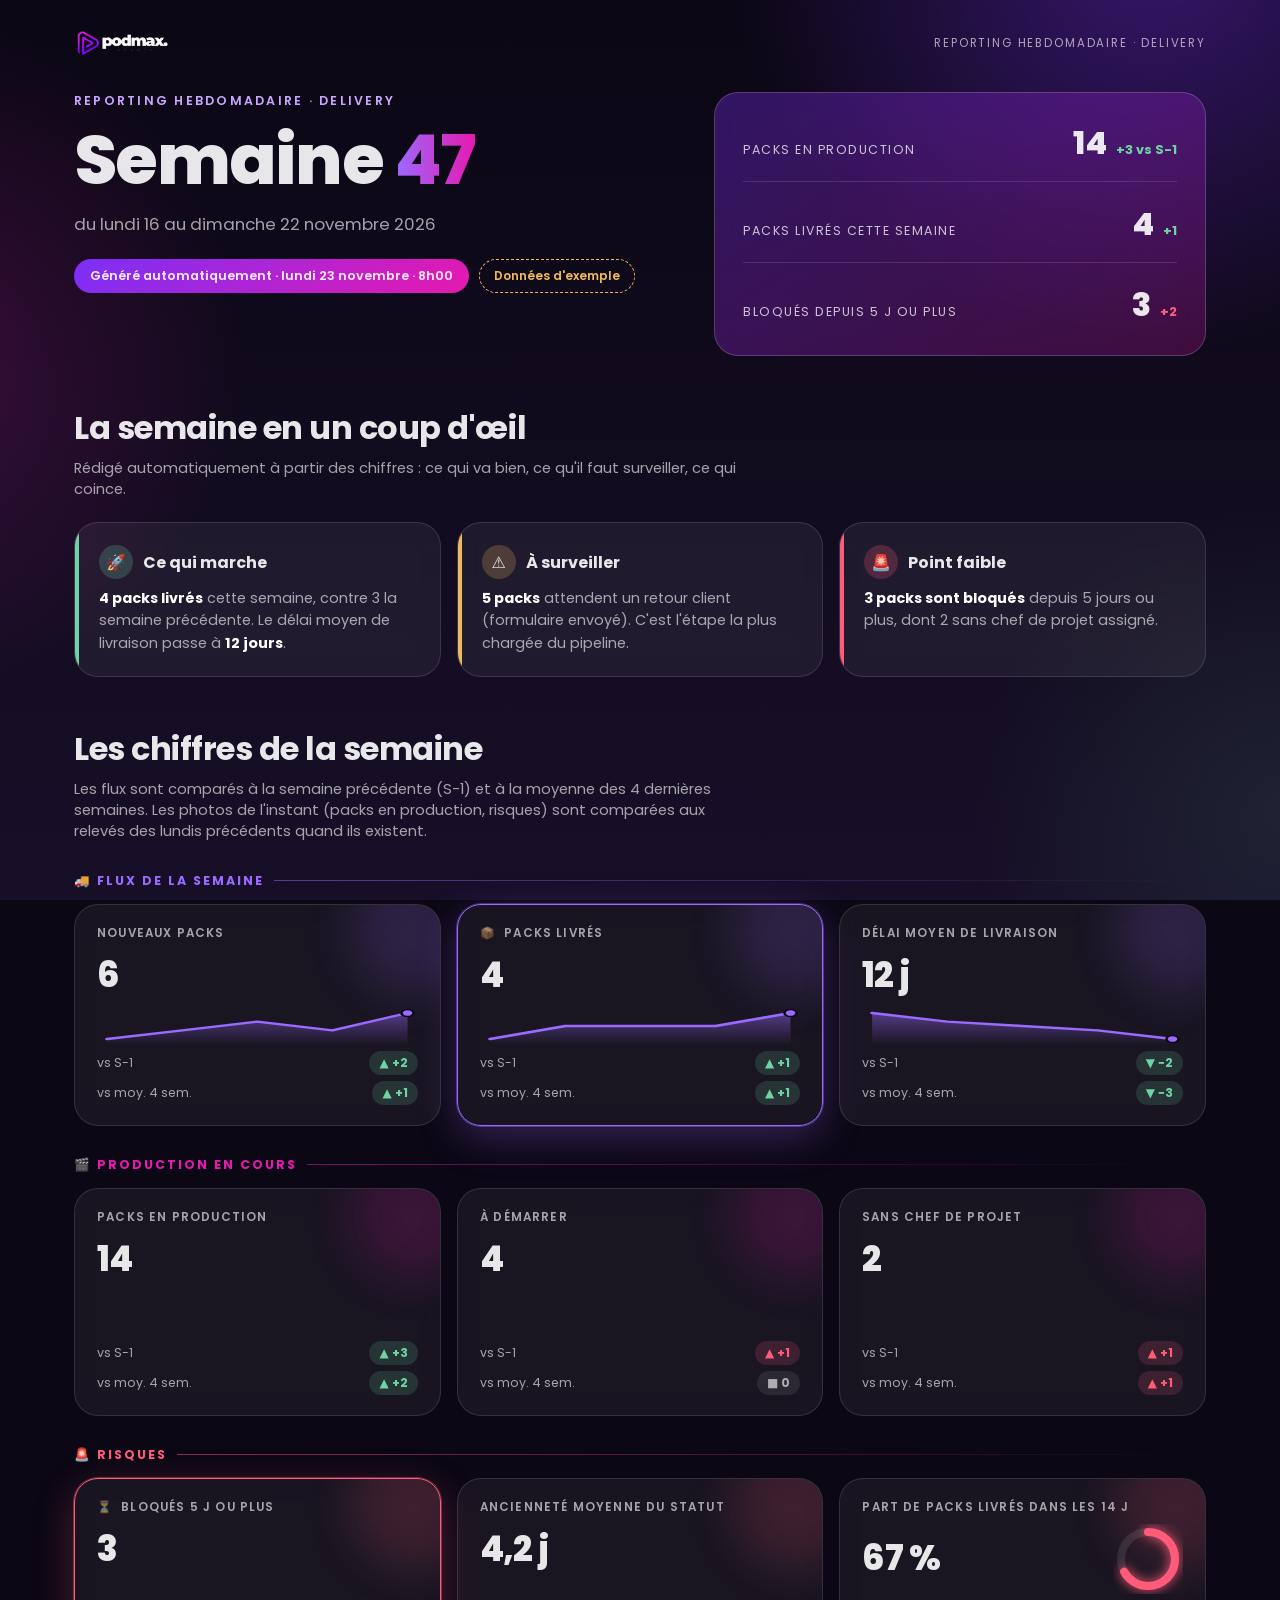
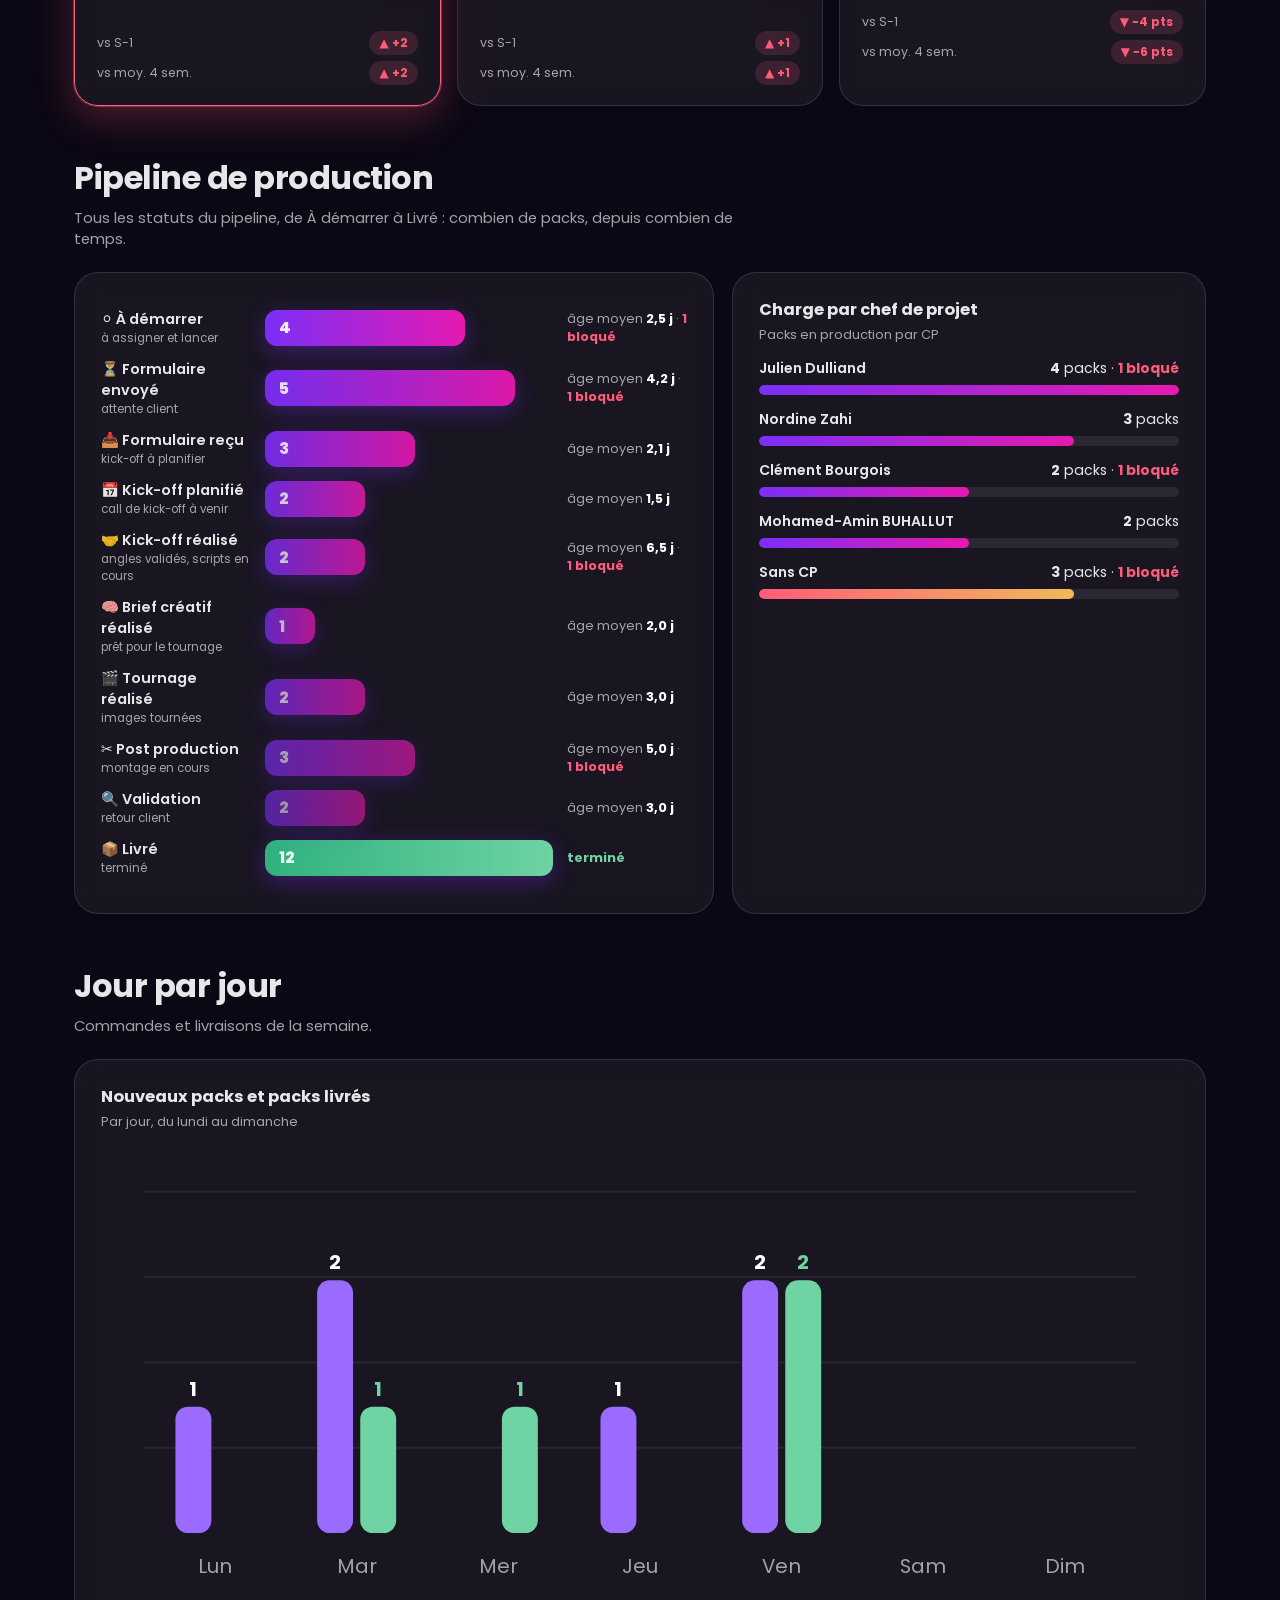
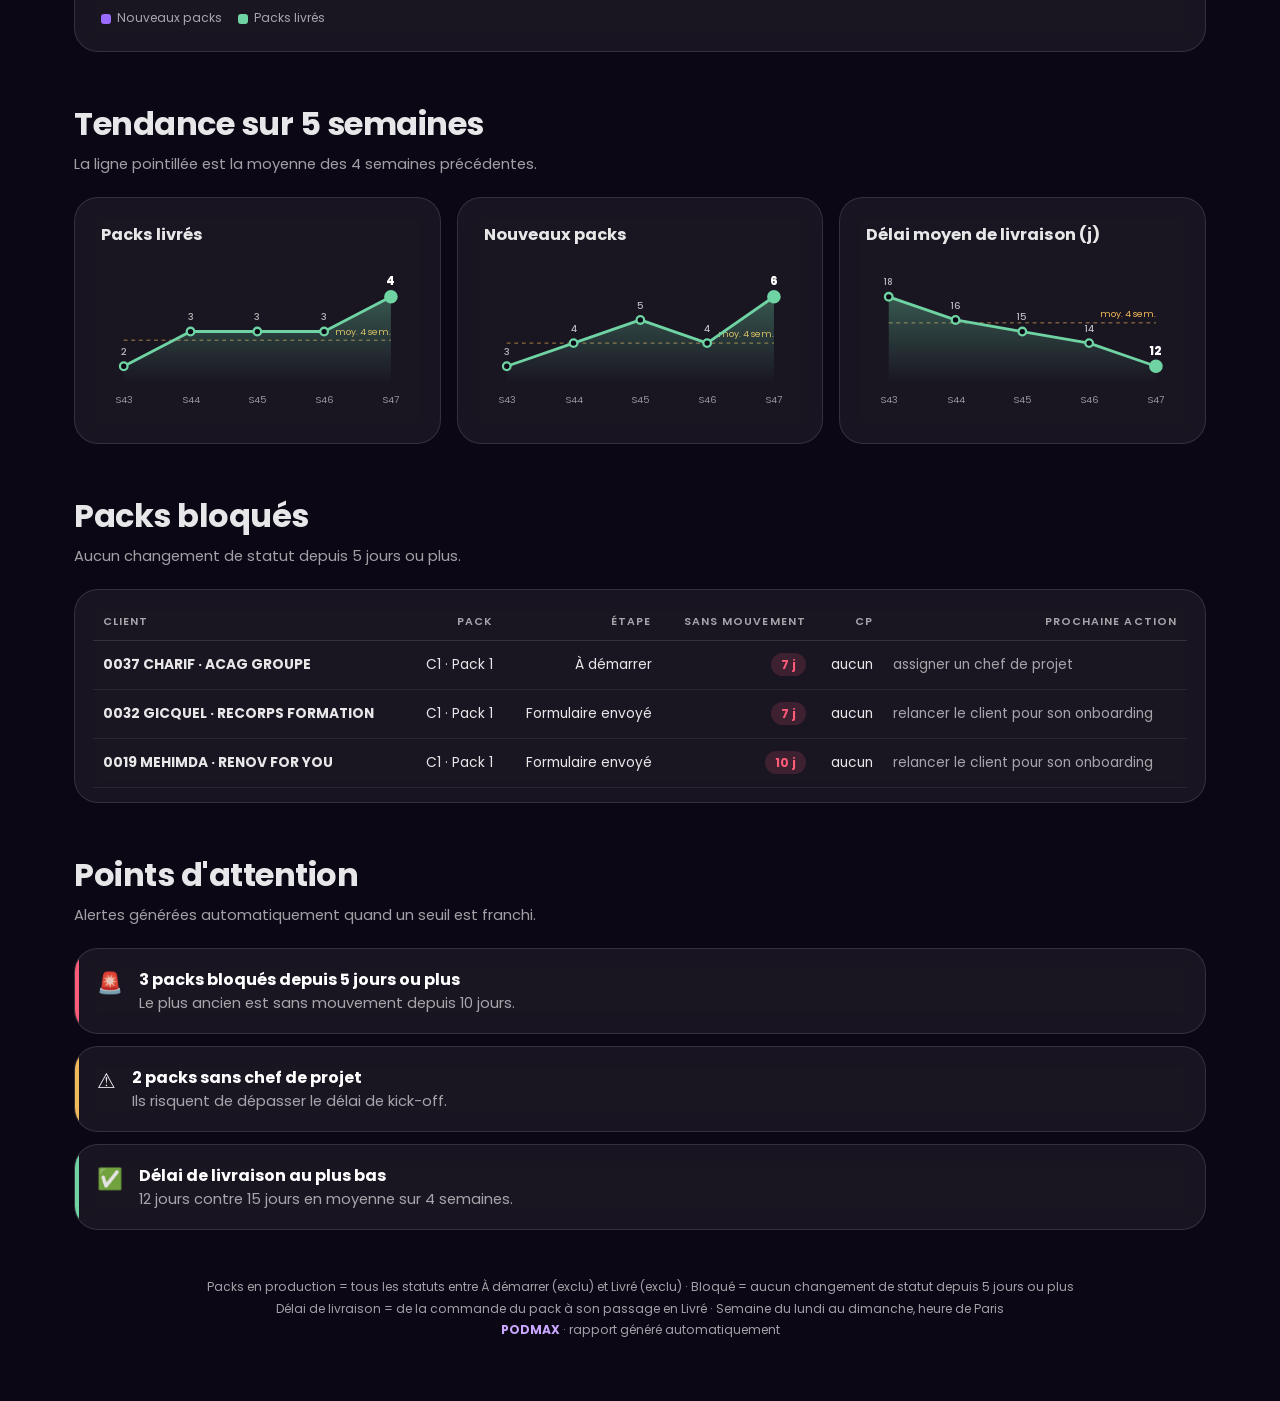
<file: bilans/delivery.html>
<!doctype html>
<html lang="fr">
<head>
<meta charset="utf-8">
<meta name="viewport" content="width=device-width,initial-scale=1">
<title>PodMax · Bilan hebdo Delivery</title>
<link rel="preconnect" href="https://fonts.googleapis.com">
<link rel="preconnect" href="https://fonts.gstatic.com" crossorigin>
<link href="https://fonts.googleapis.com/css2?family=Poppins:wght@400;500;600;700;800&display=swap" rel="stylesheet">
<style>
:root{
  --violet:#7B2FF7;--violet2:#9B6BFF;--magenta:#E619B0;--ciel:#C9A6FF;
  --nuit:#0B0714;--nuit2:#170F28;--verre:rgba(255,255,255,.06);--bord:rgba(255,255,255,.12);
  --txt:rgba(255,255,255,.90);--txt2:rgba(255,255,255,.62);--vert:#6FD3A3;--ambre:#F0B95A;--rouge:#FF5C7A;
  --sans:"Poppins",system-ui,-apple-system,"Segoe UI",sans-serif;
}
*{box-sizing:border-box;margin:0;padding:0}
html{-webkit-print-color-adjust:exact;print-color-adjust:exact}
body{background:var(--nuit);color:var(--txt);font-family:var(--sans);min-height:100vh;padding:0 0 60px;font-variant-numeric:tabular-nums}
body::before{content:"";position:fixed;inset:0;z-index:0;pointer-events:none;
  background:
   radial-gradient(55vw 55vw at 90% -8%,rgba(123,47,247,.40),transparent 60%),
   radial-gradient(45vw 45vw at -8% 40%,rgba(230,25,176,.20),transparent 60%),
   radial-gradient(40vw 40vw at 100% 90%,rgba(111,211,163,.10),transparent 60%),
   linear-gradient(180deg,var(--nuit),var(--nuit2));}
.wrap{position:relative;z-index:1;max-width:1180px;margin:0 auto;padding:0 24px}
.top{display:flex;justify-content:space-between;align-items:center;padding:28px 0 8px}
.top img{height:30px;display:block}
.top span{font-size:.72rem;letter-spacing:.16em;text-transform:uppercase;color:var(--txt2)}
.hero{display:grid;grid-template-columns:1.25fr 1fr;gap:26px;align-items:stretch;margin:26px 0 8px}
.kicker{font-size:.78rem;font-weight:600;letter-spacing:.18em;text-transform:uppercase;color:var(--ciel);margin-bottom:14px}
h1{font-size:clamp(2.4rem,5.4vw,4.4rem);line-height:1.03;font-weight:800;letter-spacing:-.025em}
.grad{background:linear-gradient(90deg,var(--violet2),var(--magenta));-webkit-background-clip:text;background-clip:text;color:transparent}
.range{margin-top:16px;font-size:1.05rem;color:var(--txt2)}
.pill{display:inline-block;margin-top:22px;padding:8px 16px;border-radius:999px;background:linear-gradient(135deg,var(--violet),var(--magenta));font-size:.8rem;font-weight:600}
.sample{display:inline-block;margin-left:10px;padding:7px 14px;border-radius:999px;border:1px dashed var(--ambre);color:var(--ambre);font-size:.75rem;font-weight:600}
.glass{background:var(--verre);border:1px solid var(--bord);border-radius:24px;backdrop-filter:blur(12px);-webkit-backdrop-filter:blur(12px)}
.headline{padding:26px 28px;display:flex;flex-direction:column;justify-content:center;gap:18px;background:linear-gradient(145deg,rgba(123,47,247,.35),rgba(230,25,176,.22));border:1px solid rgba(255,255,255,.18)}
.headline .row{display:flex;justify-content:space-between;align-items:baseline;border-bottom:1px solid rgba(255,255,255,.12);padding-bottom:14px}
.headline .row:last-child{border:0;padding-bottom:0}
.headline .l{font-size:.78rem;letter-spacing:.12em;text-transform:uppercase;color:rgba(255,255,255,.75)}
.headline .v{font-size:2rem;font-weight:800;letter-spacing:-.02em}
.headline .c{font-size:.8rem;font-weight:700;margin-left:10px}
h2{font-size:clamp(1.4rem,2.6vw,2rem);font-weight:700;letter-spacing:-.015em;margin:48px 0 6px}
.sub{color:var(--txt2);font-size:.92rem;margin-bottom:22px;max-width:46em}
.ins{display:grid;grid-template-columns:repeat(3,1fr);gap:16px}
.insc{padding:22px 24px;position:relative;overflow:hidden}
.insc::before{content:"";position:absolute;left:0;top:0;bottom:0;width:4px;background:var(--c)}
.insc .t{display:flex;align-items:center;gap:10px;font-weight:700;font-size:1rem;margin-bottom:8px}
.insc .t i{font-style:normal;width:34px;height:34px;border-radius:50%;display:grid;place-items:center;background:color-mix(in srgb,var(--c) 22%,transparent)}
.insc p{font-size:.9rem;color:var(--txt2);line-height:1.55}
.insc p b{color:#fff}
.gt{display:flex;align-items:center;gap:10px;margin:30px 0 14px;font-size:.78rem;font-weight:700;letter-spacing:.16em;text-transform:uppercase;color:var(--c)}
.gt::after{content:"";flex:1;height:1px;background:linear-gradient(90deg,var(--c),transparent);opacity:.5}
.grid{display:grid;grid-template-columns:repeat(auto-fit,minmax(250px,1fr));gap:16px}
.kpi{padding:20px 22px;position:relative;overflow:hidden}
.kpi::before{content:"";position:absolute;top:-40px;right:-40px;width:130px;height:130px;border-radius:50%;background:var(--c);opacity:.16;filter:blur(24px)}
.kpi.star{border:1px solid var(--c);box-shadow:0 0 0 1px color-mix(in srgb,var(--c) 40%,transparent),0 12px 40px color-mix(in srgb,var(--c) 28%,transparent)}
.kt{display:flex;align-items:center;gap:8px;font-size:.74rem;font-weight:600;letter-spacing:.1em;text-transform:uppercase;color:var(--txt2)}
.kv{font-size:2.15rem;font-weight:800;letter-spacing:-.02em;margin:8px 0 4px;display:flex;align-items:center;justify-content:space-between;gap:10px}
.kd{display:flex;justify-content:space-between;align-items:center;font-size:.78rem;color:var(--txt2);margin-top:6px}
.chip{font-weight:700;font-size:.75rem;border-radius:999px;padding:3px 10px}
.chip.good{background:rgba(111,211,163,.16);color:var(--vert)}
.chip.bad{background:rgba(255,92,122,.16);color:var(--rouge)}
.chip.flat{background:rgba(255,255,255,.08);color:var(--txt2)}
.spark{display:block;margin:2px 0 6px}
.two{display:grid;grid-template-columns:1.35fr 1fr;gap:18px}
.eq{display:grid;grid-template-columns:1fr 1fr;gap:18px}
.panel{padding:24px 26px}
.panel h3{font-size:1.02rem;font-weight:700;margin-bottom:4px}
.panel .hint{font-size:.8rem;color:var(--txt2);margin-bottom:14px}
.legend{display:flex;gap:16px;flex-wrap:wrap;font-size:.76rem;color:var(--txt2);margin-top:8px}
.legend i{display:inline-block;width:10px;height:10px;border-radius:3px;margin-right:6px;vertical-align:middle}
svg text{font-family:var(--sans)}
.funnel .fr{display:grid;grid-template-columns:150px 1fr 120px;gap:14px;align-items:center;margin:12px 0}
.funnel .n{font-size:.9rem;font-weight:600}
.funnel .b{height:36px;border-radius:12px;background:linear-gradient(90deg,var(--violet),var(--magenta));display:flex;align-items:center;padding-left:14px;font-weight:800;box-shadow:0 6px 22px rgba(123,47,247,.35);min-width:48px}
.funnel .cv{font-size:.8rem;color:var(--txt2)}
.funnel .cv b{color:var(--vert);font-weight:700}
.tbl{width:100%;border-collapse:collapse;font-size:.86rem}
.tbl th{font-size:.68rem;letter-spacing:.1em;text-transform:uppercase;color:var(--txt2);font-weight:600;text-align:right;padding:10px 10px;border-bottom:1px solid var(--bord)}
.tbl td{text-align:right;padding:14px 10px;border-bottom:1px solid rgba(255,255,255,.07)}
.tbl th:first-child,.tbl td:first-child{text-align:left}
.tbl .nm{font-weight:600;display:flex;align-items:center;gap:10px}
.tbl .nm i{font-style:normal;width:30px;height:30px;border-radius:10px;display:grid;place-items:center;background:rgba(255,255,255,.08)}
.tbl .cash{min-width:170px}
.tbl .cash .bar{height:6px;border-radius:6px;background:rgba(255,255,255,.1);margin-top:6px;overflow:hidden}
.tbl .cash .bar span{display:block;height:100%;border-radius:6px;background:linear-gradient(90deg,var(--violet2),var(--magenta))}
.tbl tr.tot td{font-weight:800;border-bottom:0;background:rgba(255,255,255,.05)}
.tbl tr.tot td:first-child{border-radius:12px 0 0 12px}.tbl tr.tot td:last-child{border-radius:0 12px 12px 0}
.al{display:flex;gap:16px;align-items:flex-start;padding:18px 22px;margin-bottom:12px;position:relative;overflow:hidden}
.al::before{content:"";position:absolute;left:0;top:0;bottom:0;width:4px;background:var(--c)}
.al i{font-style:normal;font-size:1.3rem}
.al b{color:#fff}
.al p{font-size:.92rem;color:var(--txt2);line-height:1.55}
.foot{margin-top:46px;font-size:.76rem;color:var(--txt2);line-height:1.8;text-align:center}
.foot b{color:var(--ciel)}
@media (max-width:900px){.hero,.two,.eq,.ins{grid-template-columns:1fr}.funnel .fr{grid-template-columns:100px 1fr}.funnel .cv{grid-column:1/-1}.tbl{display:block;overflow-x:auto}}
/* ===== IMPRESSION / PDF (Cloudflare Browser Rendering : A4, printBackground) =====
   Meme methode que bilans/acquisition.html : mise en page "bureau" a 1180 px puis zoom .61 pour tenir
   dans la largeur A4 (les media queries mobiles s'appliquent a la largeur de page, donc on les neutralise). */
@page{size:A4;margin:0;background:#0B0714}
@media print{
  html,body{-webkit-print-color-adjust:exact;print-color-adjust:exact;background:#0B0714!important}
  body{padding:8mm 0;min-height:0;box-decoration-break:clone;-webkit-box-decoration-break:clone}
  body::before{display:none}
  .wrap{max-width:none;width:1180px;zoom:.61;padding:0 20px;margin:0 auto}
  /* rien de ce qui est rasterise et gonfle le PDF : flous, ombres, filtres, animations */
  *,*::before,*::after{backdrop-filter:none!important;-webkit-backdrop-filter:none!important;filter:none!important;box-shadow:none!important;text-shadow:none!important;animation:none!important;transition:none!important}
  .kpi::before{display:none}
  .glass{background:rgba(255,255,255,.07)}
  h1{font-size:4.2rem}
  h2{font-size:2rem;margin-top:34px}
  /* mises en page bureau forcees */
  .hero{grid-template-columns:1.25fr 1fr}
  .two{grid-template-columns:1.35fr 1fr}
  .eq{grid-template-columns:1fr 1fr}
  .ins{grid-template-columns:repeat(3,1fr)}
  .funnel .fr{grid-template-columns:150px 1fr 120px}
  .funnel .cv{grid-column:auto}
  .tbl{display:table;overflow:visible}
  /* un bloc ne se coupe jamais entre deux pages ; un titre reste avec ce qui le suit */
  .glass,.kpi,.panel,.insc,.al,.fr,.hero,.headline,.tbl tr,.legend,svg{break-inside:avoid;page-break-inside:avoid}
  h2,h3,.gt,.sub,.hint{break-after:avoid;page-break-after:avoid}
  .grid,.ins,.two,.eq{break-inside:avoid;page-break-inside:avoid}
  .foot{break-inside:avoid;margin-top:24px}
}
</style>
</head>
<body>
<div class="wrap">
  <div class="top"><img src="[data-uri]" alt="podmax"><span>Reporting hebdomadaire · Delivery</span></div>
  <div id="app"></div>
  <div class="foot" id="foot"></div>
</div>

<script>
/*DATA_START*/
const DATA = {
  sample: true,
  week: {num: 47, label: "du lundi 16 au dimanche 22 novembre 2026", generated: "lundi 23 novembre · 8h00"},
  weeks: ["S43","S44","S45","S46","S47"],
  days: ["Lun","Mar","Mer","Jeu","Ven","Sam","Dim"],
  headline: [
    {l:"Packs en production", v:"14", c:"+3 vs S-1", good:true},
    {l:"Packs livrés cette semaine", v:"4", c:"+1", good:true},
    {l:"Bloqués depuis 5 j ou plus", v:"3", c:"+2", good:false}
  ],
  insights: [
    {type:"good", title:"Ce qui marche", text:"<b>4 packs livrés</b> cette semaine, contre 3 la semaine précédente. Le délai moyen de livraison passe à <b>12 jours</b>."},
    {type:"warn", title:"À surveiller", text:"<b>5 packs</b> attendent un retour client (formulaire envoyé). C'est l'étape la plus chargée du pipeline."},
    {type:"bad", title:"Point faible", text:"<b>3 packs sont bloqués</b> depuis 5 jours ou plus, dont 2 sans chef de projet assigné."}
  ],
  groups: [
    {title:"Flux de la semaine", icon:"🚚", color:"#9B6BFF", items:[
      {l:"Nouveaux packs", v:"6", d1:2, d4:1, better:"up", t:"abs", sp:[3,4,5,4,6]},
      {l:"Packs livrés", v:"4", d1:1, d4:1, better:"up", t:"abs", sp:[2,3,3,3,4], hero:true, icon:"📦"},
      {l:"Délai moyen de livraison", v:"12 j", d1:-2, d4:-3, better:"down", t:"abs", sp:[18,16,15,14,12]}
    ]},
    {title:"Production en cours", icon:"🎬", color:"#E619B0", items:[
      {l:"Packs en production", v:"14", d1:3, d4:2, better:"up", t:"abs", sp:null},
      {l:"À démarrer", v:"4", d1:1, d4:0, better:"down", t:"abs", sp:null},
      {l:"Sans chef de projet", v:"2", d1:1, d4:1, better:"down", t:"abs", sp:null}
    ]},
    {title:"Risques", icon:"🚨", color:"#FF5C7A", items:[
      {l:"Bloqués 5 j ou plus", v:"3", d1:2, d4:2, better:"down", t:"abs", sp:null, hero:true, icon:"⏳"},
      {l:"Ancienneté moyenne du statut", v:"4,2 j", d1:1, d4:1, better:"down", t:"abs", sp:null},
      {l:"Part de packs livrés dans les 14 j", v:"67 %", d1:-4, d4:-6, better:"up", t:"pts", ring:67}
    ]}
  ],
  daily: {created:[1,2,0,1,2,0,0], delivered:[0,1,1,0,2,0,0]},
  stages: [
    {n:"À démarrer", icon:"⚪", count:4, age:2.5, blocked:1, hint:"à assigner et lancer"},
    {n:"Formulaire envoyé", icon:"⏳", count:5, age:4.2, blocked:1, hint:"attente client"},
    {n:"Formulaire reçu", icon:"📥", count:3, age:2.1, blocked:0, hint:"kick-off à planifier"},
    {n:"Kick-off planifié", icon:"📅", count:2, age:1.5, blocked:0, hint:"call de kick-off à venir"},
    {n:"Kick-off réalisé", icon:"🤝", count:2, age:6.5, blocked:1, hint:"angles validés, scripts en cours"},
    {n:"Brief créatif réalisé", icon:"🧠", count:1, age:2.0, blocked:0, hint:"prêt pour le tournage"},
    {n:"Tournage réalisé", icon:"🎬", count:2, age:3.0, blocked:0, hint:"images tournées"},
    {n:"Post production", icon:"✂️", count:3, age:5.0, blocked:1, hint:"montage en cours"},
    {n:"Validation", icon:"🔍", count:2, age:3.0, blocked:0, hint:"retour client"},
    {n:"Livré", icon:"📦", count:12, age:null, blocked:0, hint:"terminé", done:true}
  ],
  trend: [
    {t:"Packs livrés", pts:[2,3,3,3,4], better:"up", fmt:"int"},
    {t:"Nouveaux packs", pts:[3,4,5,4,6], better:"up", fmt:"int"},
    {t:"Délai moyen de livraison (j)", pts:[18,16,15,14,12], better:"down", fmt:"int"}
  ],
  cps: [
    {n:"Julien Dulliand", packs:4, blocked:1},
    {n:"Nordine Zahi", packs:3, blocked:0},
    {n:"Clément Bourgois", packs:2, blocked:1},
    {n:"Mohamed-Amin BUHALLUT", packs:2, blocked:0},
    {n:"Sans CP", packs:3, blocked:1}
  ],
  blocked: [
    {client:"0037 CHARIF · ACAG GROUPE", pack:"C1 · Pack 1", stage:"À démarrer", days:7, cp:"aucun", next:"assigner un chef de projet"},
    {client:"0032 GICQUEL · RECORPS FORMATION", pack:"C1 · Pack 1", stage:"Formulaire envoyé", days:7, cp:"aucun", next:"relancer le client pour son onboarding"},
    {client:"0019 MEHIMDA · RENOV FOR YOU", pack:"C1 · Pack 1", stage:"Formulaire envoyé", days:10, cp:"aucun", next:"relancer le client pour son onboarding"}
  ],
  alerts: [
    {c:"#FF5C7A", i:"🚨", t:"3 packs bloqués depuis 5 jours ou plus", x:"Le plus ancien est sans mouvement depuis 10 jours."},
    {c:"#F0B95A", i:"⚠️", t:"2 packs sans chef de projet", x:"Ils risquent de dépasser le délai de kick-off."},
    {c:"#6FD3A3", i:"✅", t:"Délai de livraison au plus bas", x:"12 jours contre 15 jours en moyenne sur 4 semaines."}
  ]
};
/*DATA_END*/

const $ = (id)=>document.getElementById(id);
const fm=(v,d)=>{const s=Math.abs(v).toFixed(d);const p=s.split('.');let i=p[0],g='';while(i.length>3){g=' '+i.slice(-3)+g;i=i.slice(0,-3)}return (v<0?'-':'')+i+g+(p[1]?','+p[1]:'')};
function chip(d,better,t){
  if(d==null) return '<span class="chip flat">—</span>';
  const a=Math.abs(d); let cls='flat'; if(a>=1){cls=((d>0)===(better==='up'))?'good':'bad'}
  const arrow=d>0?'▲':d<0?'▼':'■', sign=d>0?'+':d<0?'−':'';
  return `<span class="chip ${cls}">${arrow} ${sign}${a}${t==='pts'?' pts':''}</span>`;
}
function spark(arr,color){
  const w=190,h=40,mn=Math.min(...arr),mx=Math.max(...arr),rg=(mx-mn)||1;
  const pts=arr.map((v,i)=>[6+i*(w-12)/(arr.length-1), h-6-((v-mn)/rg)*(h-14)]);
  const line=pts.map(p=>p.join(',')).join(' '), id='g'+Math.random().toString(36).slice(2,8), last=pts[pts.length-1];
  return `<svg class="spark" viewBox="0 0 ${w} ${h}" width="100%" height="40" preserveAspectRatio="none"><defs><linearGradient id="${id}" x1="0" y1="0" x2="0" y2="1"><stop offset="0" stop-color="${color}" stop-opacity=".45"/><stop offset="1" stop-color="${color}" stop-opacity="0"/></linearGradient></defs><polygon points="6,${h} ${line} ${w-6},${h}" fill="url(#${id})"/><polyline points="${line}" fill="none" stroke="${color}" stroke-width="2.4" stroke-linejoin="round" stroke-linecap="round"/><circle cx="${last[0]}" cy="${last[1]}" r="3.6" fill="${color}" stroke="#0B0714" stroke-width="1.5"/></svg>`;
}
function ring(p,color){const r=27,c=2*Math.PI*r,d=c*p/100;return `<svg width="70" height="70" viewBox="0 0 70 70"><circle cx="35" cy="35" r="${r}" fill="none" stroke="rgba(255,255,255,.1)" stroke-width="8"/><circle cx="35" cy="35" r="${r}" fill="none" stroke="${color}" stroke-width="8" stroke-linecap="round" stroke-dasharray="${d} ${c}" transform="rotate(-90 35 35)" style="filter:drop-shadow(0 0 6px ${color})"/></svg>`}
function kpi(k,color){
  const vis=k.ring!=null?ring(k.ring,color):'';
  const sp=(k.ring==null&&k.sp)?spark(k.sp,color):'<div style="height:46px"></div>';
  return `<div class="glass kpi ${k.hero?'star':''}" style="--c:${color}"><div class="kt">${k.icon?`<span>${k.icon}</span>`:''}<span>${k.l}</span></div><div class="kv"><span>${k.v}</span>${vis}</div>${k.ring!=null?'<div style="height:6px"></div>':sp}<div class="kd"><span>vs S-1</span>${chip(k.d1,k.better,k.t)}</div><div class="kd"><span>vs moy. 4 sem.</span>${chip(k.d4,k.better,k.t)}</div></div>`;
}
function daily(){
  const D=DATA.daily,W=600,H=250,l=24,r=24,t=26,b=34,n=7,step=(W-l-r)/n,bw=20,mx=Math.max(1,...D.created,...D.delivered)*1.35;
  const y=v=>(v/mx)*(H-b-t);let s=`<svg viewBox="0 0 ${W} ${H}" width="100%">`;
  [0.25,0.5,0.75,1].forEach(f=>{const yy=H-b-f*(H-b-t);s+=`<line x1="${l}" y1="${yy}" x2="${W-r}" y2="${yy}" stroke="rgba(255,255,255,.07)"/>`});
  DATA.days.forEach((d,i)=>{const cx=l+step*i+step/2,base=H-b;
    s+=`<rect x="${cx-bw-2}" y="${base-y(D.created[i])}" width="${bw}" height="${y(D.created[i])}" rx="7" fill="#9B6BFF"/><rect x="${cx+2}" y="${base-y(D.delivered[i])}" width="${bw}" height="${y(D.delivered[i])}" rx="7" fill="#6FD3A3"/>`;
    if(D.created[i])s+=`<text x="${cx-bw/2-2}" y="${base-y(D.created[i])-6}" font-size="11" font-weight="700" fill="#fff" text-anchor="middle">${D.created[i]}</text>`;
    if(D.delivered[i])s+=`<text x="${cx+bw/2+2}" y="${base-y(D.delivered[i])-6}" font-size="11" font-weight="700" fill="#6FD3A3" text-anchor="middle">${D.delivered[i]}</text>`;
    s+=`<text x="${cx}" y="${H-12}" font-size="11" fill="rgba(255,255,255,.6)" text-anchor="middle">${d}</text>`});
  return s+'</svg>';
}
function stages(){
  const S=DATA.stages,mx=Math.max(1,...S.filter(x=>!x.done).map(x=>x.count))*1.15;
  return S.map((s,i)=>`<div class="fr"><div class="n">${s.icon} ${s.n}<div style="font-size:.72rem;color:var(--txt2);font-weight:400">${s.hint}</div></div><div><div class="b" style="width:${Math.min(100,Math.max(8,s.count/mx*100))}%;${s.done?'background:linear-gradient(90deg,#2FB27E,#6FD3A3);':'opacity:'+(1-i*0.05)+';'}">${s.count}</div></div><div class="cv">${s.age==null?'<b style="color:var(--vert)">terminé</b>':`âge moyen <b style="color:#fff">${fm(s.age,1)} j</b>`}${s.blocked?` · <b style="color:var(--rouge)">${s.blocked} bloqué${s.blocked>1?'s':''}</b>`:''}</div></div>`).join('');
}
function cps(){
  const C=DATA.cps,mx=Math.max(1,...C.map(x=>x.packs));
  return C.map(c=>`<div style="margin:14px 0"><div style="display:flex;justify-content:space-between;font-size:.88rem;margin-bottom:6px"><span style="font-weight:600">${c.n}</span><span><b>${c.packs}</b> pack${c.packs>1?'s':''}${c.blocked?` · <b style="color:var(--rouge)">${c.blocked} bloqué${c.blocked>1?'s':''}</b>`:''}</span></div><div style="height:10px;border-radius:8px;background:rgba(255,255,255,.08);overflow:hidden"><div style="height:100%;width:${c.packs/mx*100}%;border-radius:8px;background:linear-gradient(90deg,${c.n==='Sans CP'?'#FF5C7A,#F0B95A':'#7B2FF7,#E619B0'})"></div></div></div>`).join('');
}
function trend(T){
  const W=330,H=170,l=24,r=24,t=30,b=30,p=T.pts,n=p.length,rg=(Math.max(...p)-Math.min(...p))||1,mn=Math.min(...p)-rg*.25,mx=Math.max(...p)+rg*.25;
  const x=i=>l+i*(W-l-r)/(n-1),y=v=>H-b-((v-mn)/(mx-mn))*(H-b-t),avg=p.slice(0,n-1).reduce((a,c)=>a+c,0)/(n-1);
  const good=T.better==='down'?p[n-1]<=avg:p[n-1]>=avg,col=good?'#6FD3A3':'#FF5C7A',id='t'+Math.random().toString(36).slice(2,7);
  let s=`<svg viewBox="0 0 ${W} ${H}" width="100%"><defs><linearGradient id="${id}" x1="0" y1="0" x2="0" y2="1"><stop offset="0" stop-color="${col}" stop-opacity=".35"/><stop offset="1" stop-color="${col}" stop-opacity="0"/></linearGradient></defs><line x1="${l}" y1="${y(avg)}" x2="${W-r}" y2="${y(avg)}" stroke="#F0B95A" stroke-dasharray="4 4" opacity=".7"/><text x="${W-r}" y="${y(avg)-6}" font-size="9.5" fill="#F0B95A" text-anchor="end">moy. 4 sem.</text><polygon points="${x(0)},${H-b} ${p.map((v,i)=>x(i)+','+y(v)).join(' ')} ${x(n-1)},${H-b}" fill="url(#${id})"/><polyline points="${p.map((v,i)=>x(i)+','+y(v)).join(' ')}" fill="none" stroke="${col}" stroke-width="3" stroke-linejoin="round" stroke-linecap="round"/>`;
  p.forEach((v,i)=>{const last=i===n-1;s+=`<circle cx="${x(i)}" cy="${y(v)}" r="${last?6:4}" fill="${last?col:'#0B0714'}" stroke="${col}" stroke-width="2.4"/><text x="${x(i)}" y="${y(v)-12}" font-size="${last?12:10}" font-weight="${last?800:500}" fill="${last?'#fff':'rgba(255,255,255,.7)'}" text-anchor="middle">${fm(v,Math.abs(v-Math.round(v))<0.05?0:1)}</text><text x="${x(i)}" y="${H-10}" font-size="10" fill="rgba(255,255,255,.55)" text-anchor="middle">${DATA.weeks[i]||''}</text>`});
  return `<div class="glass panel"><h3>${T.t}</h3>${s}</svg></div>`;
}
function blocked(){
  if(!DATA.blocked.length)return '<div style="padding:22px;color:var(--txt2)">Aucun pack bloqué cette semaine. 🎉</div>';
  return `<table class="tbl"><tr><th>Client</th><th>Pack</th><th>Étape</th><th>Sans mouvement</th><th>CP</th><th>Prochaine action</th></tr>${DATA.blocked.map(b=>`<tr><td><b>${b.client}</b></td><td>${b.pack}</td><td>${b.stage}</td><td><span class="chip bad">${b.days} j</span></td><td>${b.cp}</td><td style="text-align:left;color:var(--txt2)">${b.next}</td></tr>`).join('')}</table>`;
}
function render(){
  const W=DATA.week,col={good:'#6FD3A3',warn:'#F0B95A',bad:'#FF5C7A'},ico={good:'🚀',warn:'⚠️',bad:'🚨'};
  let h=`<div class="hero"><div><div class="kicker">Reporting hebdomadaire · Delivery</div><h1>Semaine <span class="grad">${W.num}</span></h1><div class="range">${W.label}</div><span class="pill">Généré automatiquement · ${W.generated}</span>${DATA.sample?'<span class="sample">Données d\'exemple</span>':''}</div><div class="glass headline">${DATA.headline.map(x=>`<div class="row"><span class="l">${x.l}</span><span><span class="v">${x.v}</span><span class="c" style="color:${x.good?'#6FD3A3':'#FF5C7A'}">${x.c}</span></span></div>`).join('')}</div></div>`;
  h+=`<h2>La semaine en un coup d'œil</h2><p class="sub">Rédigé automatiquement à partir des chiffres : ce qui va bien, ce qu'il faut surveiller, ce qui coince.</p><div class="ins">${DATA.insights.map(i=>`<div class="glass insc" style="--c:${col[i.type]}"><div class="t"><i>${ico[i.type]}</i>${i.title}</div><p>${i.text}</p></div>`).join('')}</div>`;
  h+=`<h2>Les chiffres de la semaine</h2><p class="sub">Les flux sont comparés à la semaine précédente (S-1) et à la moyenne des 4 dernières semaines. Les photos de l'instant (packs en production, risques) sont comparées aux relevés des lundis précédents quand ils existent.</p>`;
  DATA.groups.forEach(g=>{h+=`<div class="gt" style="--c:${g.color}">${g.icon} ${g.title}</div><div class="grid">${g.items.map(k=>kpi(k,g.color)).join('')}</div>`});
  h+=`<h2>Pipeline de production</h2><p class="sub">Tous les statuts du pipeline, de À démarrer à Livré : combien de packs, depuis combien de temps.</p><div class="two"><div class="glass panel funnel">${stages()}</div><div class="glass panel"><h3>Charge par chef de projet</h3><div class="hint">Packs en production par CP</div>${cps()}</div></div>`;
  h+=`<h2>Jour par jour</h2><p class="sub">Commandes et livraisons de la semaine.</p><div class="glass panel"><h3>Nouveaux packs et packs livrés</h3><div class="hint">Par jour, du lundi au dimanche</div>${daily()}<div class="legend"><span><i style="background:#9B6BFF"></i>Nouveaux packs</span><span><i style="background:#6FD3A3"></i>Packs livrés</span></div></div>`;
  h+=`<h2>Tendance sur 5 semaines</h2><p class="sub">La ligne pointillée est la moyenne des 4 semaines précédentes.</p><div class="ins">${DATA.trend.map(trend).join('')}</div>`;
  h+=`<h2>Packs bloqués</h2><p class="sub">Aucun changement de statut depuis 5 jours ou plus.</p><div class="glass panel" style="padding:14px 18px">${blocked()}</div>`;
  h+=`<h2>Points d'attention</h2><p class="sub">Alertes générées automatiquement quand un seuil est franchi.</p>${DATA.alerts.map(a=>`<div class="glass al" style="--c:${a.c}"><i>${a.i}</i><div><b>${a.t}</b><p>${a.x}</p></div></div>`).join('')}`;
  $('app').innerHTML=h;
  $('foot').innerHTML=`Packs en production = tous les statuts entre À démarrer (exclu) et Livré (exclu) · Bloqué = aucun changement de statut depuis 5 jours ou plus<br>Délai de livraison = de la commande du pack à son passage en Livré · Semaine du lundi au dimanche, heure de Paris<br><b>PODMAX</b> · rapport généré automatiquement`;
}
/* ===== CHARGEMENT =====
   - ?semaine=2026-S48 (ou ?live=1) : charge les vrais chiffres depuis /api/bilan-delivery
   - sinon : affiche DATA tel qu'embarqué (données d'exemple ou JSON injecté par Make)
   window.__BILAN_READY passe à true quand le rendu est terminé (attendu par le PDF). */
(function(){
  const q=new URLSearchParams(location.search);
  const fin=()=>{window.__BILAN_READY=true;document.documentElement.setAttribute('data-ready','1')};
  if(q.has('semaine')||q.has('live')){
    const u='/api/bilan-delivery'+(q.get('semaine')?'?semaine='+encodeURIComponent(q.get('semaine')):'');
    fetch(u).then(r=>r.json()).then(j=>{
      if(j.erreur)throw new Error(j.erreur);
      Object.assign(DATA,j.data||j);DATA.sample=false;render();fin();
    }).catch(e=>{document.getElementById('app').innerHTML='<div style="padding:40px;color:#FF5C7A">Impossible de charger le bilan : '+String(e.message||e)+'</div>';fin()});
  }else{render();fin()}
})();
</script>
</body>
</html>
</file>
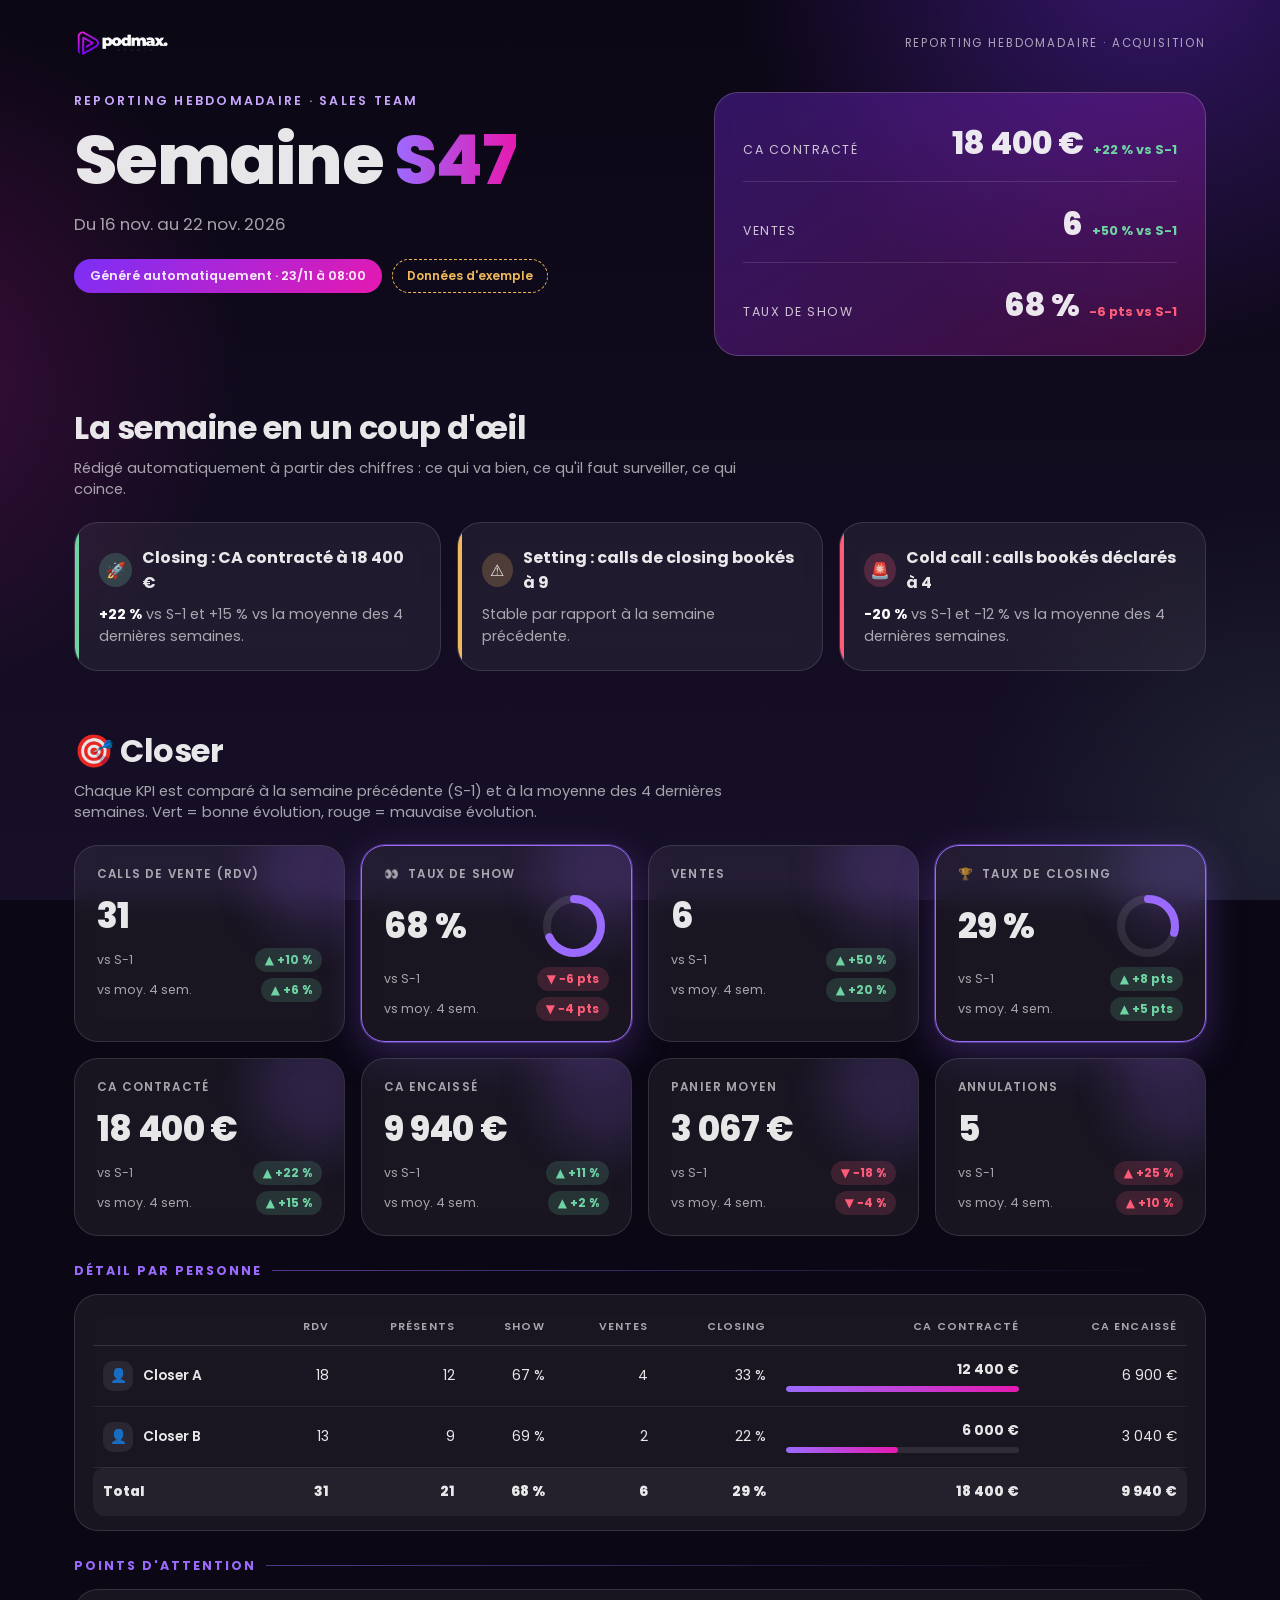
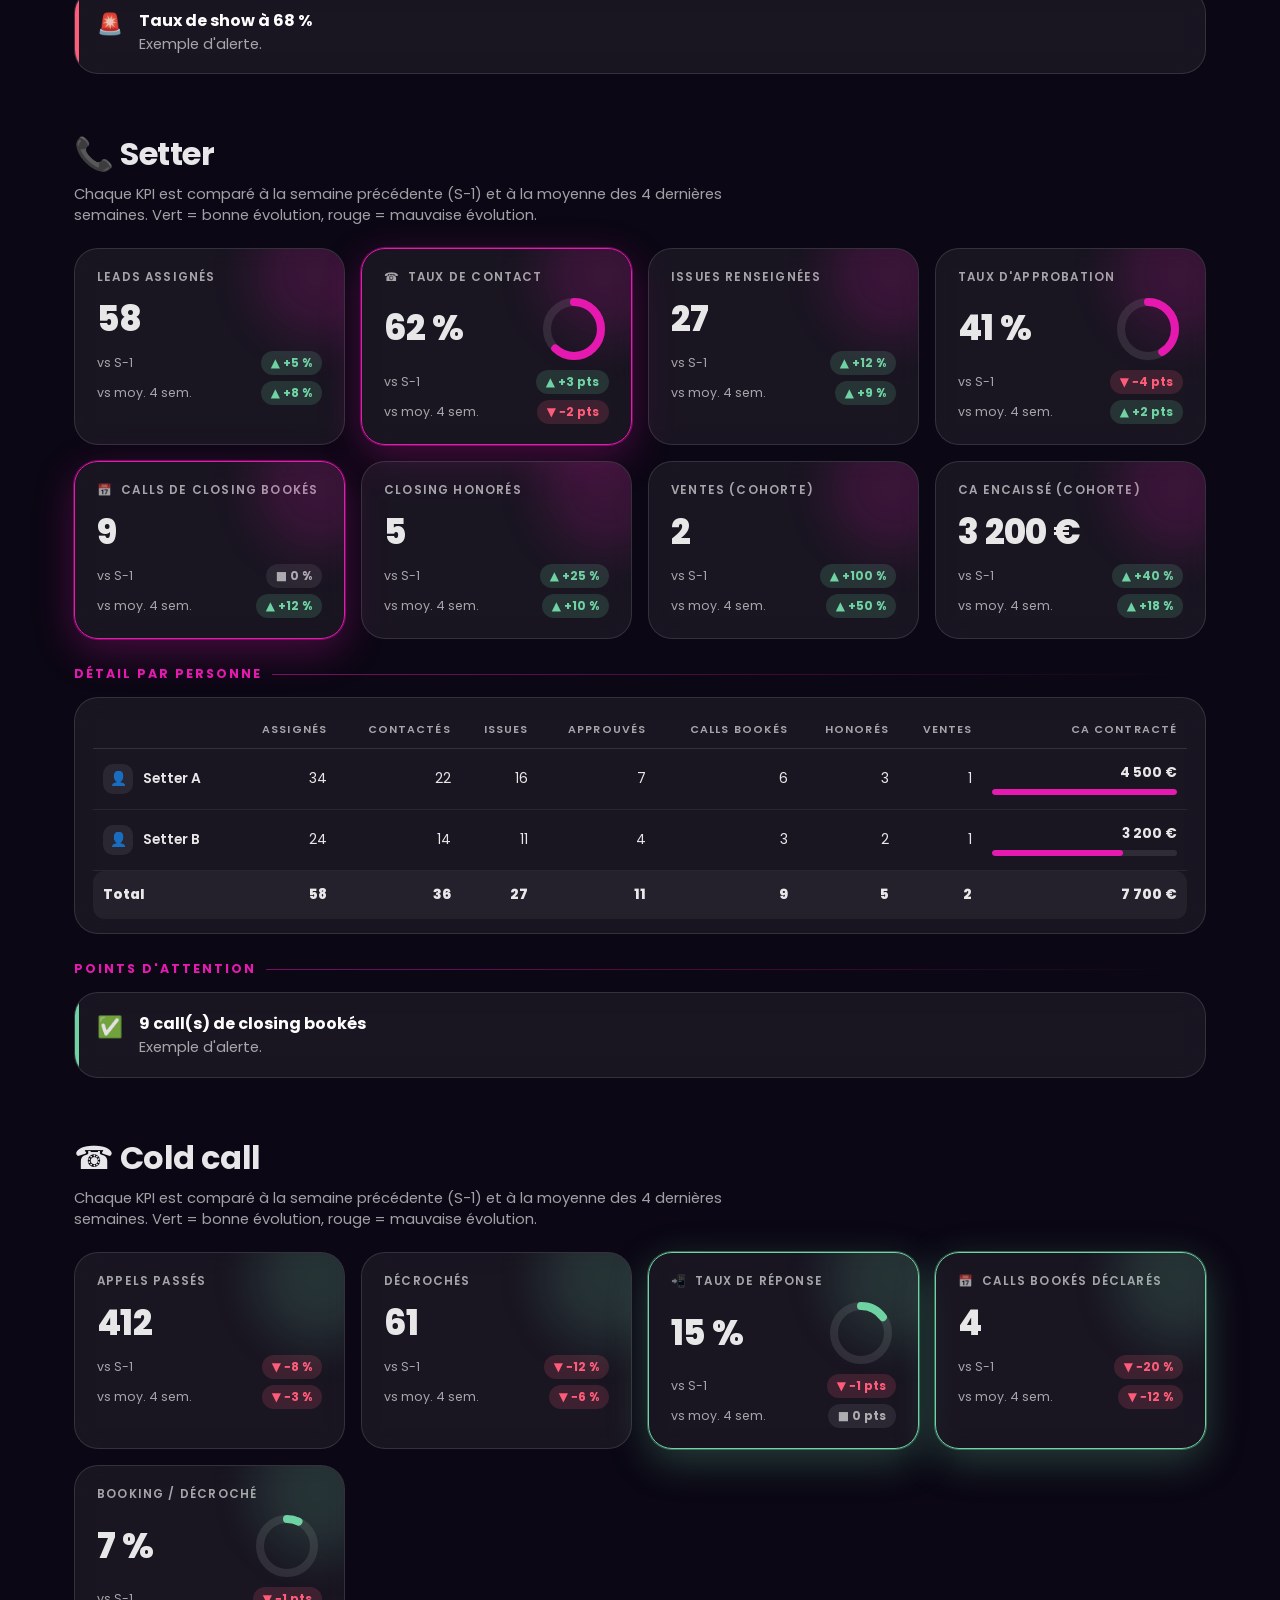
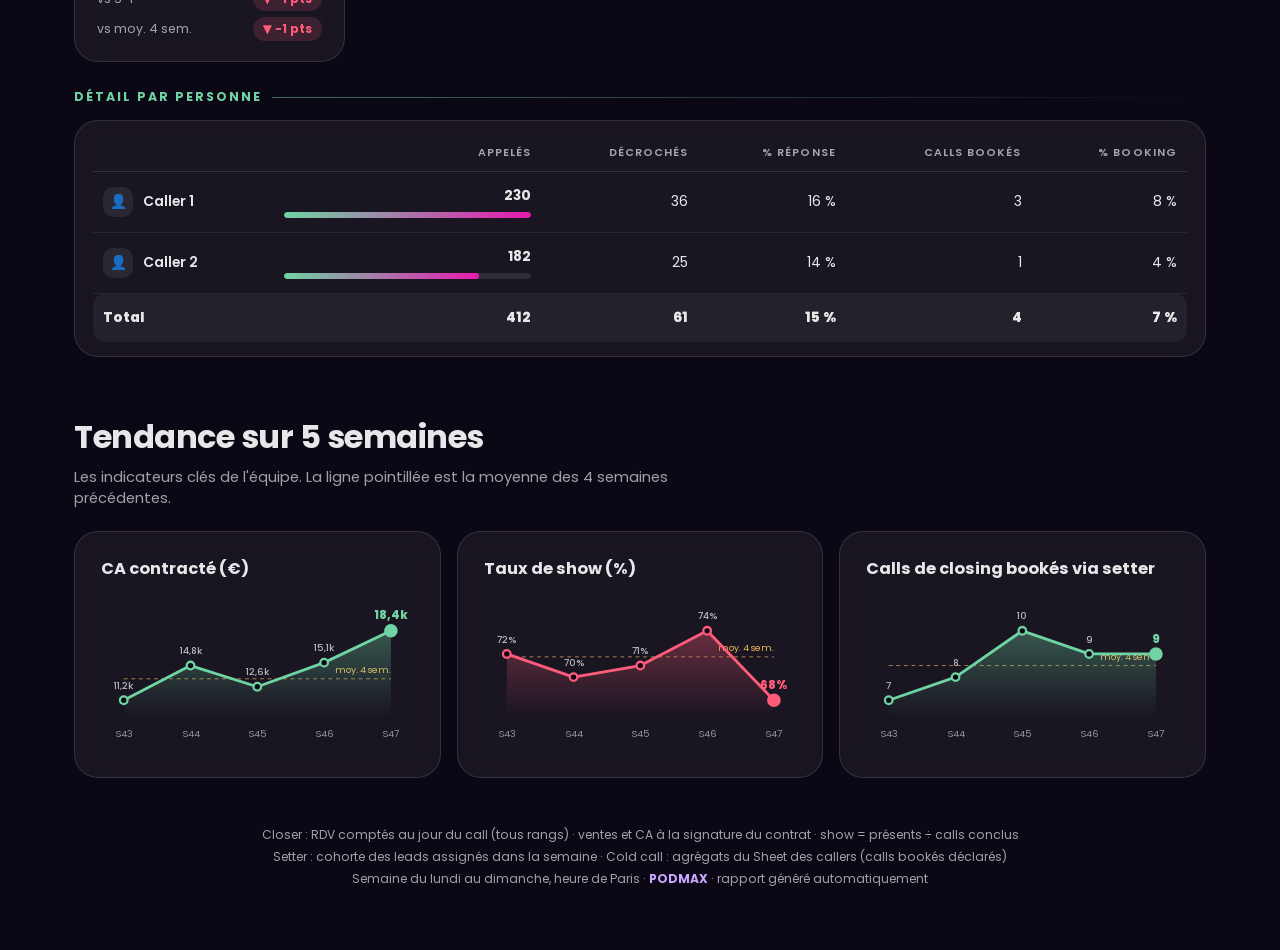
<file: bilans/sales-team.html>
<!doctype html>
<html lang="fr">
<head>
<meta charset="utf-8">
<meta name="viewport" content="width=device-width,initial-scale=1">
<title>PodMax · Reporting hebdo Sales Team</title>
<link rel="preconnect" href="https://fonts.googleapis.com">
<link rel="preconnect" href="https://fonts.gstatic.com" crossorigin>
<link href="https://fonts.googleapis.com/css2?family=Poppins:wght@400;500;600;700;800&display=swap" rel="stylesheet">
<style>
:root{
  --violet:#7B2FF7;--violet2:#9B6BFF;--magenta:#E619B0;--ciel:#C9A6FF;
  --nuit:#0B0714;--nuit2:#170F28;--verre:rgba(255,255,255,.06);--bord:rgba(255,255,255,.12);
  --txt:rgba(255,255,255,.90);--txt2:rgba(255,255,255,.62);--vert:#6FD3A3;--ambre:#F0B95A;--rouge:#FF5C7A;
  --sans:"Poppins",system-ui,-apple-system,"Segoe UI",sans-serif;
}
*{box-sizing:border-box;margin:0;padding:0}
html{-webkit-print-color-adjust:exact;print-color-adjust:exact}
body{background:var(--nuit);color:var(--txt);font-family:var(--sans);min-height:100vh;padding:0 0 60px;font-variant-numeric:tabular-nums}
body::before{content:"";position:fixed;inset:0;z-index:0;pointer-events:none;
  background:
   radial-gradient(55vw 55vw at 90% -8%,rgba(123,47,247,.40),transparent 60%),
   radial-gradient(45vw 45vw at -8% 40%,rgba(230,25,176,.20),transparent 60%),
   radial-gradient(40vw 40vw at 100% 90%,rgba(111,211,163,.10),transparent 60%),
   linear-gradient(180deg,var(--nuit),var(--nuit2));}
.wrap{position:relative;z-index:1;max-width:1180px;margin:0 auto;padding:0 24px}
.top{display:flex;justify-content:space-between;align-items:center;padding:28px 0 8px}
.top img{height:30px;display:block}
.top span{font-size:.72rem;letter-spacing:.16em;text-transform:uppercase;color:var(--txt2)}
.hero{display:grid;grid-template-columns:1.25fr 1fr;gap:26px;align-items:stretch;margin:26px 0 8px}
.kicker{font-size:.78rem;font-weight:600;letter-spacing:.18em;text-transform:uppercase;color:var(--ciel);margin-bottom:14px}
h1{font-size:clamp(2.4rem,5.4vw,4.4rem);line-height:1.03;font-weight:800;letter-spacing:-.025em}
.grad{background:linear-gradient(90deg,var(--violet2),var(--magenta));-webkit-background-clip:text;background-clip:text;color:transparent}
.range{margin-top:16px;font-size:1.05rem;color:var(--txt2)}
.pill{display:inline-block;margin-top:22px;padding:8px 16px;border-radius:999px;background:linear-gradient(135deg,var(--violet),var(--magenta));font-size:.8rem;font-weight:600}
.sample{display:inline-block;margin-left:10px;padding:7px 14px;border-radius:999px;border:1px dashed var(--ambre);color:var(--ambre);font-size:.75rem;font-weight:600}
.glass{background:var(--verre);border:1px solid var(--bord);border-radius:24px;backdrop-filter:blur(12px);-webkit-backdrop-filter:blur(12px)}
.headline{padding:26px 28px;display:flex;flex-direction:column;justify-content:center;gap:18px;background:linear-gradient(145deg,rgba(123,47,247,.35),rgba(230,25,176,.22));border:1px solid rgba(255,255,255,.18)}
.headline .row{display:flex;justify-content:space-between;align-items:baseline;border-bottom:1px solid rgba(255,255,255,.12);padding-bottom:14px}
.headline .row:last-child{border:0;padding-bottom:0}
.headline .l{font-size:.78rem;letter-spacing:.12em;text-transform:uppercase;color:rgba(255,255,255,.75)}
.headline .v{font-size:2rem;font-weight:800;letter-spacing:-.02em}
.headline .c{font-size:.8rem;font-weight:700;margin-left:10px}
h2{font-size:clamp(1.4rem,2.6vw,2rem);font-weight:700;letter-spacing:-.015em;margin:48px 0 6px}
.sub{color:var(--txt2);font-size:.92rem;margin-bottom:22px;max-width:46em}
.ins{display:grid;grid-template-columns:repeat(3,1fr);gap:16px}
.insc{padding:22px 24px;position:relative;overflow:hidden}
.insc::before{content:"";position:absolute;left:0;top:0;bottom:0;width:4px;background:var(--c)}
.insc .t{display:flex;align-items:center;gap:10px;font-weight:700;font-size:1rem;margin-bottom:8px}
.insc .t i{font-style:normal;width:34px;height:34px;border-radius:50%;display:grid;place-items:center;background:color-mix(in srgb,var(--c) 22%,transparent)}
.insc p{font-size:.9rem;color:var(--txt2);line-height:1.55}
.insc p b{color:#fff}
.gt{display:flex;align-items:center;gap:10px;margin:30px 0 14px;font-size:.78rem;font-weight:700;letter-spacing:.16em;text-transform:uppercase;color:var(--c)}
.gt::after{content:"";flex:1;height:1px;background:linear-gradient(90deg,var(--c),transparent);opacity:.5}
.grid{display:grid;grid-template-columns:repeat(auto-fit,minmax(250px,1fr));gap:16px}
.kpi{padding:20px 22px;position:relative;overflow:hidden}
.kpi::before{content:"";position:absolute;top:-40px;right:-40px;width:130px;height:130px;border-radius:50%;background:var(--c);opacity:.16;filter:blur(24px)}
.kpi.star{border:1px solid var(--c);box-shadow:0 0 0 1px color-mix(in srgb,var(--c) 40%,transparent),0 12px 40px color-mix(in srgb,var(--c) 28%,transparent)}
.kt{display:flex;align-items:center;gap:8px;font-size:.74rem;font-weight:600;letter-spacing:.1em;text-transform:uppercase;color:var(--txt2)}
.kv{font-size:2.15rem;font-weight:800;letter-spacing:-.02em;margin:8px 0 4px;display:flex;align-items:center;justify-content:space-between;gap:10px}
.kd{display:flex;justify-content:space-between;align-items:center;font-size:.78rem;color:var(--txt2);margin-top:6px}
.chip{font-weight:700;font-size:.75rem;border-radius:999px;padding:3px 10px}
.chip.good{background:rgba(111,211,163,.16);color:var(--vert)}
.chip.bad{background:rgba(255,92,122,.16);color:var(--rouge)}
.chip.flat{background:rgba(255,255,255,.08);color:var(--txt2)}
.spark{display:block;margin:2px 0 6px}
.two{display:grid;grid-template-columns:1.35fr 1fr;gap:18px}
.eq{display:grid;grid-template-columns:1fr 1fr;gap:18px}
.panel{padding:24px 26px}
.panel h3{font-size:1.02rem;font-weight:700;margin-bottom:4px}
.panel .hint{font-size:.8rem;color:var(--txt2);margin-bottom:14px}
.legend{display:flex;gap:16px;flex-wrap:wrap;font-size:.76rem;color:var(--txt2);margin-top:8px}
.legend i{display:inline-block;width:10px;height:10px;border-radius:3px;margin-right:6px;vertical-align:middle}
svg text{font-family:var(--sans)}
.funnel .fr{display:grid;grid-template-columns:150px 1fr 120px;gap:14px;align-items:center;margin:12px 0}
.funnel .n{font-size:.9rem;font-weight:600}
.funnel .b{height:36px;border-radius:12px;background:linear-gradient(90deg,var(--violet),var(--magenta));display:flex;align-items:center;padding-left:14px;font-weight:800;box-shadow:0 6px 22px rgba(123,47,247,.35);min-width:48px}
.funnel .cv{font-size:.8rem;color:var(--txt2)}
.funnel .cv b{color:var(--vert);font-weight:700}
.tbl{width:100%;border-collapse:collapse;font-size:.86rem}
.tbl th{font-size:.68rem;letter-spacing:.1em;text-transform:uppercase;color:var(--txt2);font-weight:600;text-align:right;padding:10px 10px;border-bottom:1px solid var(--bord)}
.tbl td{text-align:right;padding:14px 10px;border-bottom:1px solid rgba(255,255,255,.07)}
.tbl th:first-child,.tbl td:first-child{text-align:left}
.tbl .nm{font-weight:600;display:flex;align-items:center;gap:10px}
.tbl .nm i{font-style:normal;width:30px;height:30px;border-radius:10px;display:grid;place-items:center;background:rgba(255,255,255,.08)}
.tbl .cash{min-width:170px}
.tbl .cash .bar{height:6px;border-radius:6px;background:rgba(255,255,255,.1);margin-top:6px;overflow:hidden}
.tbl .cash .bar span{display:block;height:100%;border-radius:6px;background:linear-gradient(90deg,var(--violet2),var(--magenta))}
.tbl tr.tot td{font-weight:800;border-bottom:0;background:rgba(255,255,255,.05)}
.tbl tr.tot td:first-child{border-radius:12px 0 0 12px}.tbl tr.tot td:last-child{border-radius:0 12px 12px 0}
.al{display:flex;gap:16px;align-items:flex-start;padding:18px 22px;margin-bottom:12px;position:relative;overflow:hidden}
.al::before{content:"";position:absolute;left:0;top:0;bottom:0;width:4px;background:var(--c)}
.al i{font-style:normal;font-size:1.3rem}
.al b{color:#fff}
.al p{font-size:.92rem;color:var(--txt2);line-height:1.55}
.foot{margin-top:46px;font-size:.76rem;color:var(--txt2);line-height:1.8;text-align:center}
.foot b{color:var(--ciel)}
@media (max-width:900px){.hero,.two,.eq,.ins{grid-template-columns:1fr}.funnel .fr{grid-template-columns:100px 1fr}.funnel .cv{grid-column:1/-1}.tbl{display:block;overflow-x:auto}}

.blk{margin-top:10px}
.blk h2{margin-top:56px}
/* ===== IMPRESSION / PDF (Cloudflare Browser Rendering : A4, printBackground) =====
   Meme methode que bilans/acquisition.html : mise en page "bureau" a 1180 px puis zoom .61 pour tenir
   dans la largeur A4 (les media queries mobiles s'appliquent a la largeur de page, donc on les neutralise). */
@page{size:A4;margin:0;background:#0B0714}
@media print{
  html,body{-webkit-print-color-adjust:exact;print-color-adjust:exact;background:#0B0714!important}
  body{padding:8mm 0;min-height:0;box-decoration-break:clone;-webkit-box-decoration-break:clone}
  body::before{display:none}
  .wrap{max-width:none;width:1180px;zoom:.61;padding:0 20px;margin:0 auto}
  /* rien de ce qui est rasterise et gonfle le PDF : flous, ombres, filtres, animations */
  *,*::before,*::after{backdrop-filter:none!important;-webkit-backdrop-filter:none!important;filter:none!important;box-shadow:none!important;text-shadow:none!important;animation:none!important;transition:none!important}
  .kpi::before{display:none}
  .glass{background:rgba(255,255,255,.07)}
  h1{font-size:4.2rem}
  h2{font-size:2rem;margin-top:34px}
  /* mises en page bureau forcees */
  .hero{grid-template-columns:1.25fr 1fr}
  .two{grid-template-columns:1.35fr 1fr}
  .eq{grid-template-columns:1fr 1fr}
  .ins{grid-template-columns:repeat(3,1fr)}
  .funnel .fr{grid-template-columns:150px 1fr 120px}
  .funnel .cv{grid-column:auto}
  .tbl{display:table;overflow:visible}
  /* un bloc ne se coupe jamais entre deux pages ; un titre reste avec ce qui le suit */
  .glass,.kpi,.panel,.insc,.al,.fr,.hero,.headline,.tbl tr,.legend,svg{break-inside:avoid;page-break-inside:avoid}
  h2,h3,.gt,.sub,.hint{break-after:avoid;page-break-after:avoid}
  .grid,.ins,.two,.eq{break-inside:avoid;page-break-inside:avoid}
  .foot{break-inside:avoid;margin-top:24px}
}
@media print{.blk{break-inside:auto}.blk h2{margin-top:34px}}
</style>
</head>
<body>
<div class="wrap">
  <div class="top"><img src="[data-uri]" alt="podmax"><span>Reporting hebdomadaire · Acquisition</span></div>
  <div id="app"></div>
  <div class="foot" id="foot"></div>
</div>
<script>
/*DATA_START*/
const DATA = {
  sample: true,
  week: {num:"S47", label:"Du 16 nov. au 22 nov. 2026", generated:"23/11 à 08:00"},
  headline: [
    {l:"CA contracté", v:"18 400 €", c:"+22 % vs S-1", good:true},
    {l:"Ventes", v:"6", c:"+50 % vs S-1", good:true},
    {l:"Taux de show", v:"68 %", c:"-6 pts vs S-1", good:false}
  ],
  insights: [
    {type:"good", title:"Closing : CA contracté à 18 400 €", text:"<b>+22 %</b> vs S-1 et +15 % vs la moyenne des 4 dernières semaines."},
    {type:"warn", title:"Setting : calls de closing bookés à 9", text:"Stable par rapport à la semaine précédente."},
    {type:"bad", title:"Cold call : calls bookés déclarés à 4", text:"<b>-20 %</b> vs S-1 et -12 % vs la moyenne des 4 dernières semaines."}
  ],
  blocks: [
    {id:"closer", icon:"🎯", title:"Closer", color:"#9B6BFF",
     kpis:[
      {l:"Calls de vente (RDV)", v:"31", d1:10, d4:6, better:"up", t:"%"},
      {l:"Taux de show", v:"68 %", d1:-6, d4:-4, better:"up", t:"pts", ring:68, hero:true, icon:"👀"},
      {l:"Ventes", v:"6", d1:50, d4:20, better:"up", t:"%"},
      {l:"Taux de closing", v:"29 %", d1:8, d4:5, better:"up", t:"pts", ring:29, hero:true, icon:"🏆"},
      {l:"CA contracté", v:"18 400 €", d1:22, d4:15, better:"up", t:"%"},
      {l:"CA encaissé", v:"9 940 €", d1:11, d4:2, better:"up", t:"%"},
      {l:"Panier moyen", v:"3 067 €", d1:-18, d4:-4, better:"up", t:"%"},
      {l:"Annulations", v:"5", d1:25, d4:10, better:"down", t:"%"}],
     table:{cols:[{k:"rdv",l:"RDV",t:"n"},{k:"presents",l:"Présents",t:"n"},{k:"show",l:"Show",t:"pct"},{k:"ventes",l:"Ventes",t:"n"},{k:"closing",l:"Closing",t:"pct"},{k:"ca",l:"CA contracté",t:"eur",bar:true},{k:"encaisse",l:"CA encaissé",t:"eur"}],
      rows:[{nom:"Closer A",rdv:18,presents:12,show:67,ventes:4,closing:33,ca:12400,encaisse:6900},{nom:"Closer B",rdv:13,presents:9,show:69,ventes:2,closing:22,ca:6000,encaisse:3040}],
      total:{nom:"Total",rdv:31,presents:21,show:68,ventes:6,closing:29,ca:18400,encaisse:9940}},
     alerts:[{c:"#FF5C7A",i:"🚨",t:"Taux de show à 68 %",x:"Exemple d'alerte."}]},
    {id:"setter", icon:"📞", title:"Setter", color:"#E619B0",
     kpis:[
      {l:"Leads assignés", v:"58", d1:5, d4:8, better:"up", t:"%"},
      {l:"Taux de contact", v:"62 %", d1:3, d4:-2, better:"up", t:"pts", ring:62, hero:true, icon:"☎️"},
      {l:"Issues renseignées", v:"27", d1:12, d4:9, better:"up", t:"%"},
      {l:"Taux d'approbation", v:"41 %", d1:-4, d4:2, better:"up", t:"pts", ring:41},
      {l:"Calls de closing bookés", v:"9", d1:0, d4:12, better:"up", t:"%", icon:"📅", hero:true},
      {l:"Closing honorés", v:"5", d1:25, d4:10, better:"up", t:"%"},
      {l:"Ventes (cohorte)", v:"2", d1:100, d4:50, better:"up", t:"%"},
      {l:"CA encaissé (cohorte)", v:"3 200 €", d1:40, d4:18, better:"up", t:"%"}],
     table:{cols:[{k:"assignes",l:"Assignés",t:"n"},{k:"contactes",l:"Contactés",t:"n"},{k:"issues",l:"Issues",t:"n"},{k:"approuves",l:"Approuvés",t:"n"},{k:"callsBookes",l:"Calls bookés",t:"n"},{k:"honores",l:"Honorés",t:"n"},{k:"ventes",l:"Ventes",t:"n"},{k:"ca",l:"CA contracté",t:"eur",bar:true}],
      rows:[{nom:"Setter A",assignes:34,contactes:22,issues:16,approuves:7,callsBookes:6,honores:3,ventes:1,ca:4500},{nom:"Setter B",assignes:24,contactes:14,issues:11,approuves:4,callsBookes:3,honores:2,ventes:1,ca:3200}],
      total:{nom:"Total",assignes:58,contactes:36,issues:27,approuves:11,callsBookes:9,honores:5,ventes:2,ca:7700}},
     alerts:[{c:"#6FD3A3",i:"✅",t:"9 call(s) de closing bookés",x:"Exemple d'alerte."}]},
    {id:"coldcall", icon:"☎️", title:"Cold call", color:"#6FD3A3",
     kpis:[
      {l:"Appels passés", v:"412", d1:-8, d4:-3, better:"up", t:"%"},
      {l:"Décrochés", v:"61", d1:-12, d4:-6, better:"up", t:"%"},
      {l:"Taux de réponse", v:"15 %", d1:-1, d4:0, better:"up", t:"pts", ring:15, hero:true, icon:"📲"},
      {l:"Calls bookés déclarés", v:"4", d1:-20, d4:-12, better:"up", t:"%", icon:"📅", hero:true},
      {l:"Booking / décroché", v:"7 %", d1:-1, d4:-1, better:"up", t:"pts", ring:7}],
     table:{cols:[{k:"appeles",l:"Appelés",t:"n",bar:true},{k:"reponse",l:"Décrochés",t:"n"},{k:"tauxRep",l:"% réponse",t:"pct"},{k:"callBook",l:"Calls bookés",t:"n"},{k:"tauxBook",l:"% booking",t:"pct"}],
      rows:[{nom:"Caller 1",appeles:230,reponse:36,tauxRep:16,callBook:3,tauxBook:8},{nom:"Caller 2",appeles:182,reponse:25,tauxRep:14,callBook:1,tauxBook:4}],
      total:{nom:"Total",appeles:412,reponse:61,tauxRep:15,callBook:4,tauxBook:7}},
     alerts:[]}
  ],
  weeks:["S43","S44","S45","S46","S47"],
  trend:[
    {t:"CA contracté (€)", pts:[11200,14800,12600,15100,18400], better:"up", fmt:"eur"},
    {t:"Taux de show (%)", pts:[72,70,71,74,68], better:"up", fmt:"pct"},
    {t:"Calls de closing bookés via setter", pts:[7,8,10,9,9], better:"up", fmt:"n"}
  ],
  alerts:[]
};
/*DATA_END*/

/* ===== RENDU ===== */
const $ = (id)=>document.getElementById(id);
const fm=(v,d)=>{const s=Math.abs(v).toFixed(d);const p=s.split('.');let i=p[0],g='';while(i.length>3){g=' '+i.slice(-3)+g;i=i.slice(0,-3)}return (v<0?'-':'')+i+g+(p[1]?','+p[1]:'')};
const eur=(v)=>v==null||isNaN(v)?'—':fm(v,0)+' €';
const FMT={n:v=>v==null?'—':fm(v,0),eur:eur,pct:v=>v==null?'—':Math.round(v)+' %',txt:v=>v==null?'—':v};

function chip(d,better,t){
  const a=Math.abs(d), thr=t==='%'?2:1;
  let cls='flat'; if(a>=thr){cls=((d>0)===(better==='up'))?'good':'bad'}
  const arrow=d>0?'▲':d<0?'▼':'■', sign=d>0?'+':d<0?'−':'';
  return `<span class="chip ${cls}">${arrow} ${sign}${a}${t==='%'?' %':' pts'}</span>`;
}
function ring(p,color){
  const r=27,c=2*Math.PI*r,d=c*p/100;
  return `<svg width="70" height="70" viewBox="0 0 70 70"><circle cx="35" cy="35" r="${r}" fill="none" stroke="rgba(255,255,255,.1)" stroke-width="8"/>
   <circle cx="35" cy="35" r="${r}" fill="none" stroke="${color}" stroke-width="8" stroke-linecap="round" stroke-dasharray="${d} ${c}" transform="rotate(-90 35 35)"/></svg>`;
}
function kpi(k,color){
  const vis = k.ring!=null ? ring(k.ring,color) : '';
  return `<div class="glass kpi ${k.hero?"star":""}" style="--c:${color}">
   <div class="kt">${k.icon?`<span>${k.icon}</span>`:''}<span>${k.l}</span></div>
   <div class="kv"><span>${k.v}</span>${vis}</div>
   <div class="kd"><span>vs S-1</span>${chip(k.d1,k.better,k.t)}</div>
   <div class="kd"><span>vs moy. 4 sem.</span>${chip(k.d4,k.better,k.t)}</div></div>`;
}
function trend(T){
  const W=330,H=170,l=24,r=24,t=30,b=30,p=T.pts,n=p.length,rg=(Math.max(...p)-Math.min(...p))||1,mn=Math.min(...p)-rg*.25,mx=Math.max(...p)+rg*.25;
  const x=i=>l+i*(W-l-r)/(n-1),y=v=>H-b-((v-mn)/(mx-mn))*(H-b-t);
  const avg=p.slice(0,n-1).reduce((a,c)=>a+c,0)/(n-1);
  const lastGood=T.better==='down'?p[n-1]<=avg:p[n-1]>=avg, col=lastGood?'#6FD3A3':'#FF5C7A';
  const f=v=>T.fmt==='pct'?Math.round(v)+'%':T.fmt==='eur'?(v>=1000?(v/1000).toFixed(1).replace('.',',')+'k':Math.round(v)):fm(v,0);
  const id='t'+Math.random().toString(36).slice(2,7);
  let s=`<svg viewBox="0 0 ${W} ${H}" width="100%"><defs><linearGradient id="${id}" x1="0" y1="0" x2="0" y2="1"><stop offset="0" stop-color="${col}" stop-opacity=".35"/><stop offset="1" stop-color="${col}" stop-opacity="0"/></linearGradient></defs>`;
  s+=`<line x1="${l}" y1="${y(avg)}" x2="${W-r}" y2="${y(avg)}" stroke="#F0B95A" stroke-dasharray="4 4" opacity=".7"/><text x="${W-r}" y="${y(avg)-6}" font-size="9.5" fill="#F0B95A" text-anchor="end">moy. 4 sem.</text>`;
  s+=`<polygon points="${x(0)},${H-b} ${p.map((v,i)=>x(i)+','+y(v)).join(' ')} ${x(n-1)},${H-b}" fill="url(#${id})"/>`;
  s+=`<polyline points="${p.map((v,i)=>x(i)+','+y(v)).join(' ')}" fill="none" stroke="${col}" stroke-width="3" stroke-linejoin="round" stroke-linecap="round"/>`;
  p.forEach((v,i)=>{const last=i===n-1;s+=`<circle cx="${x(i)}" cy="${y(v)}" r="${last?6:4}" fill="${last?col:'#0B0714'}" stroke="${col}" stroke-width="2.4"/><text x="${x(i)}" y="${y(v)-12}" font-size="${last?12:10}" font-weight="${last?800:500}" fill="${last?col:'rgba(255,255,255,.7)'}" text-anchor="middle">${f(v)}</text><text x="${x(i)}" y="${H-10}" font-size="10" fill="rgba(255,255,255,.55)" text-anchor="middle">${DATA.weeks[i]||''}</text>`});
  return `<div class="glass panel"><h3>${T.t}</h3>${s}</svg></div>`;
}
function table(T,color){
  const mx=Math.max(1,...T.rows.map(r=>Math.max(...T.cols.filter(c=>c.bar).map(c=>r[c.k]||0))));
  const head=`<tr><th>${''}</th>${T.cols.map(c=>`<th>${c.l}</th>`).join('')}</tr>`;
  const row=r=>`<tr><td><div class="nm"><i>👤</i>${r.nom}</div></td>${T.cols.map(c=>c.bar?`<td class="cash"><b>${FMT[c.t](r[c.k])}</b><div class="bar"><span style="width:${Math.round((r[c.k]||0)/mx*100)}%;background:linear-gradient(90deg,${color},#E619B0)"></span></div></td>`:`<td>${FMT[c.t](r[c.k])}</td>`).join('')}</tr>`;
  const tot=`<tr class="tot"><td>${T.total.nom}</td>${T.cols.map(c=>`<td>${FMT[c.t](T.total[c.k])}</td>`).join('')}</tr>`;
  return `<table class="tbl">${head}${T.rows.map(row).join('')}${tot}</table>`;
}
function render(){
  const W=DATA.week, col={good:'#6FD3A3',warn:'#F0B95A',bad:'#FF5C7A'}, ico={good:'🚀',warn:'⚠️',bad:'🚨'};
  let h=`<div class="hero"><div><div class="kicker">Reporting hebdomadaire · Sales Team</div><h1>Semaine <span class="grad">${W.num}</span></h1>
   <div class="range">${W.label}</div><span class="pill">Généré automatiquement · ${W.generated}</span>${DATA.sample?'<span class="sample">Données d\'exemple</span>':''}</div>
   <div class="glass headline">${DATA.headline.map(x=>`<div class="row"><span class="l">${x.l}</span><span><span class="v">${x.v}</span><span class="c" style="color:${x.good?'#6FD3A3':'#FF5C7A'}">${x.c}</span></span></div>`).join('')}</div></div>`;
  h+=`<h2>La semaine en un coup d'œil</h2><p class="sub">Rédigé automatiquement à partir des chiffres : ce qui va bien, ce qu'il faut surveiller, ce qui coince.</p>
   <div class="ins">${DATA.insights.map(i=>`<div class="glass insc" style="--c:${col[i.type]}"><div class="t"><i>${ico[i.type]}</i>${i.title}</div><p>${i.text}</p></div>`).join('')}</div>`;
  DATA.blocks.forEach(b=>{
    h+=`<section class="blk"><h2>${b.icon} ${b.title}</h2><p class="sub">Chaque KPI est comparé à la semaine précédente (S-1) et à la moyenne des 4 dernières semaines. Vert = bonne évolution, rouge = mauvaise évolution.</p>
     <div class="grid">${b.kpis.map(k=>kpi(k,b.color)).join('')}</div>
     <div class="gt" style="--c:${b.color};margin-top:26px">Détail par personne</div>
     <div class="glass panel" style="padding:14px 18px">${b.table.rows.length?table(b.table,b.color):'<p class="sub" style="margin:10px 0">Aucune activité sur la semaine.</p>'}</div>`;
    if(b.erreur) h+=`<p class="sub" style="margin-top:10px;color:var(--ambre)">⚠️ ${b.erreur}</p>`;
    if(b.alerts&&b.alerts.length) h+=`<div class="gt" style="--c:${b.color};margin-top:26px">Points d'attention</div>`+b.alerts.map(a=>`<div class="glass al" style="--c:${a.c}"><i>${a.i}</i><div><b>${a.t}</b><p>${a.x}</p></div></div>`).join('');
    h+=`</section>`;
  });
  h+=`<section class="blk"><h2>Tendance sur 5 semaines</h2><p class="sub">Les indicateurs clés de l'équipe. La ligne pointillée est la moyenne des 4 semaines précédentes.</p><div class="ins">${DATA.trend.map(trend).join('')}</div></section>`;
  $('app').innerHTML=h;
  $('foot').innerHTML=`Closer : RDV comptés au jour du call (tous rangs) · ventes et CA à la signature du contrat · show = présents ÷ calls conclus<br>Setter : cohorte des leads assignés dans la semaine · Cold call : agrégats du Sheet des callers (calls bookés déclarés)<br>Semaine du lundi au dimanche, heure de Paris · <b>PODMAX</b> · rapport généré automatiquement`;
}
render();
// Mode live (dashboard) : /bilans/sales-team.html?live=1&semaine=2026-S48 charge /api/bilan-sales-team puis rend.
(function(){
  const q=new URLSearchParams(location.search);
  if(!q.has('live') && !q.has('semaine')) { window.__ready=true; return; }
  fetch('/api/bilan-sales-team'+(q.get('semaine')?'?semaine='+encodeURIComponent(q.get('semaine')):''))
    .then(r=>r.json()).then(d=>{ if(d.erreur) throw new Error(d.erreur); Object.assign(DATA,d); render(); })
    .catch(e=>{ $('app').innerHTML='<div class="glass al" style="--c:#FF5C7A"><i>🚨</i><div><b>Données indisponibles</b><p>'+e.message+'</p></div></div>'; })
    .finally(()=>{ window.__ready=true; });
})();
</script>
</body>
</html>
</file>
